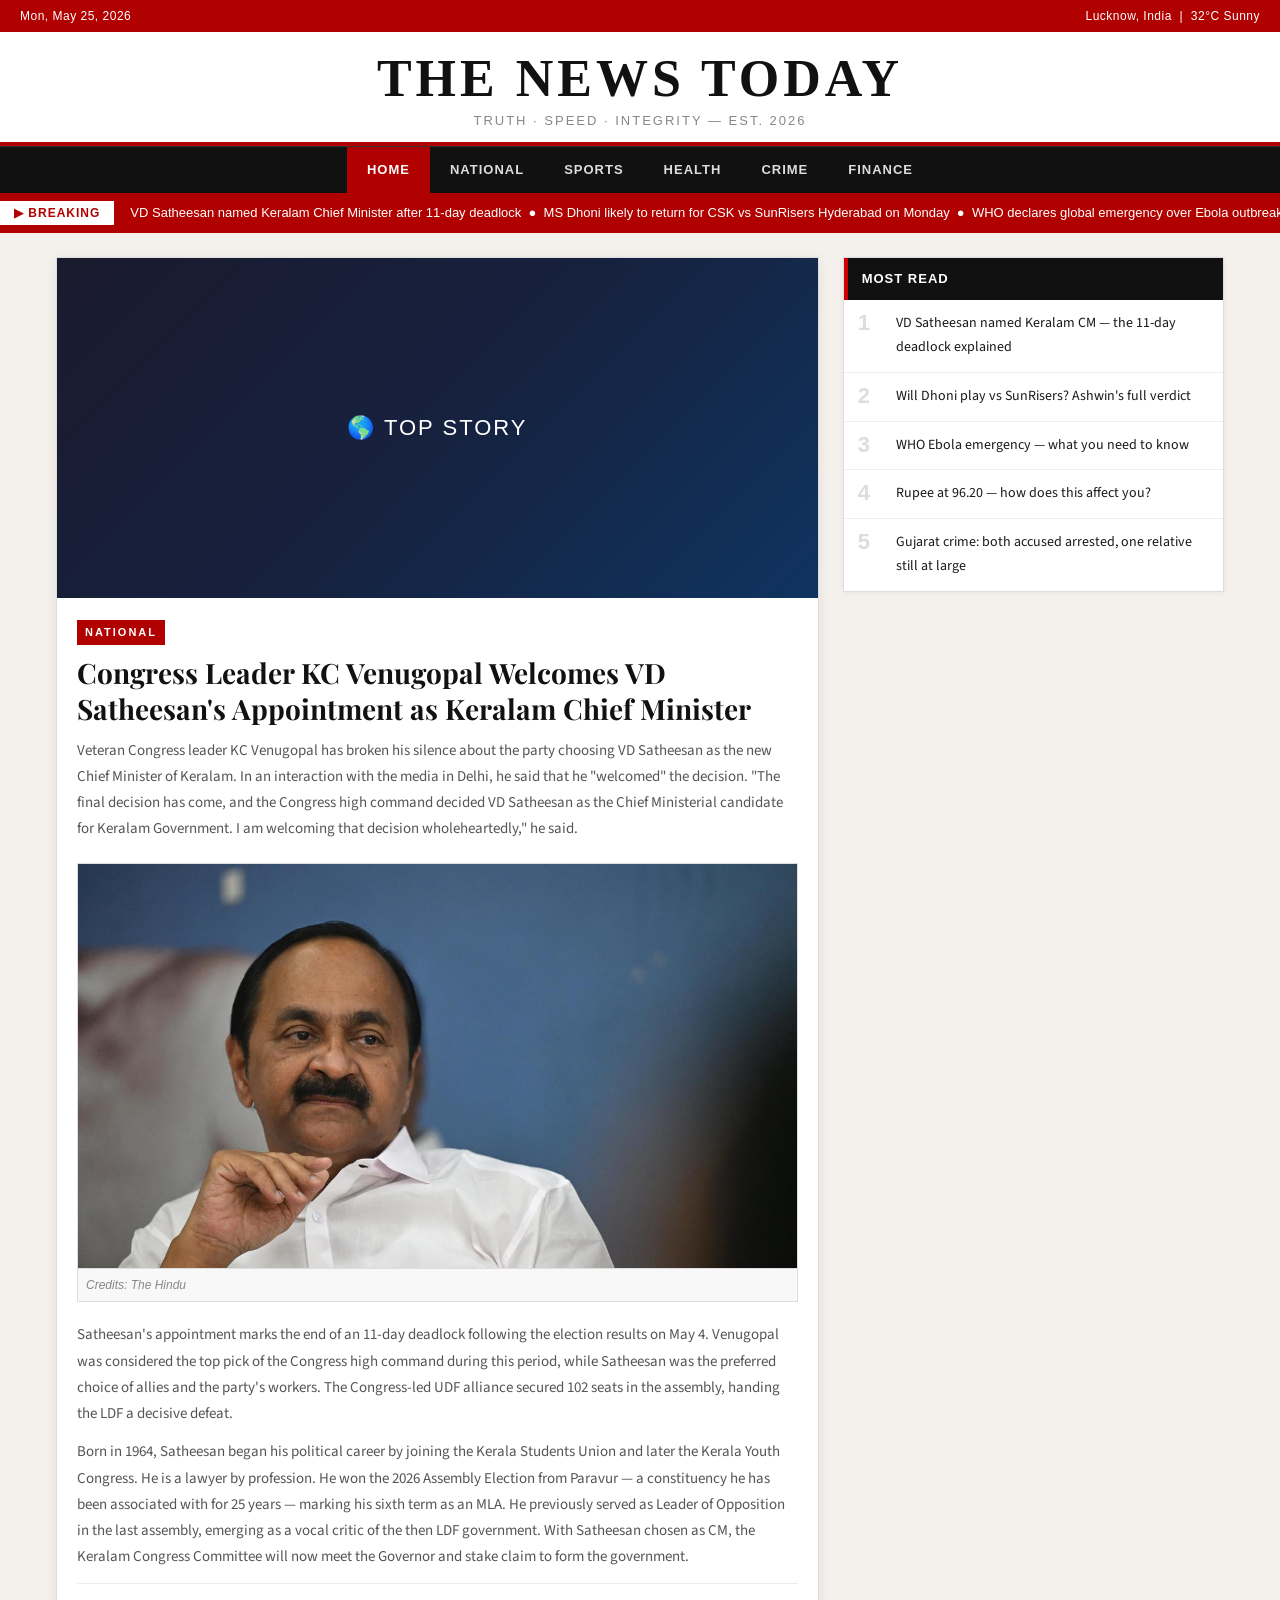
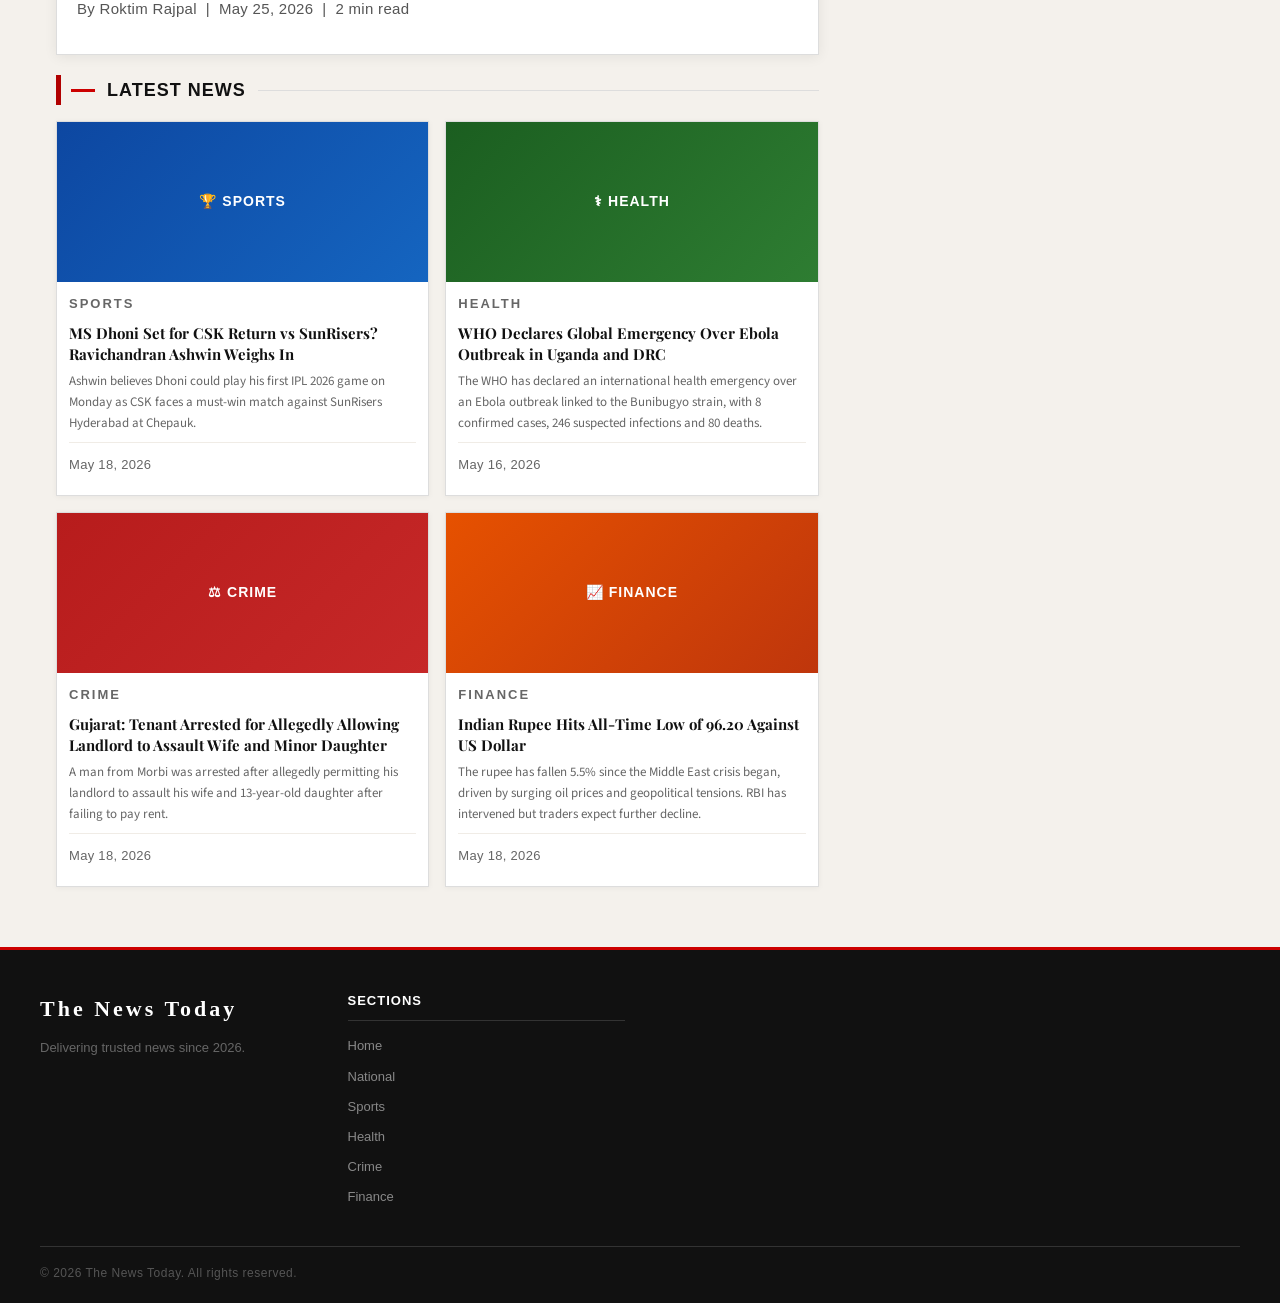
<file: index.html>
<!DOCTYPE html>
<html lang="en">
<head>
  <meta charset="UTF-8" />
  <meta name="viewport" content="width=device-width, initial-scale=1.0" />
  <title>The News Today — Home</title>
  <link rel="stylesheet" href="style.css" />
</head>
<body>

  <!-- TOP BAR -->
  <div class="top-bar">
    <span>Mon, May 25, 2026</span>
    <span>Lucknow, India &nbsp;|&nbsp; 32°C Sunny</span>
  </div>

  <!-- MASTHEAD -->
  <header>
    <h1>The News Today</h1>
    <p class="tagline">Truth · Speed · Integrity — Est. 2026</p>
  </header>

  <!-- NAVIGATION -->
  <nav>
    <a href="index.html" class="active">Home</a>
    <a href="national.html">National</a>
    <a href="sports.html">Sports</a>
    <a href="health.html">Health</a>
    <a href="crime.html">Crime</a>
    <a href="finance.html">Finance</a>
  </nav>

  <!-- BREAKING NEWS TICKER -->
  <div class="ticker-wrap">
    <span class="ticker-label">&#9654; BREAKING</span>
    <span class="ticker-content">
      VD Satheesan named Keralam Chief Minister after 11-day deadlock &nbsp;&#9679;&nbsp;
      MS Dhoni likely to return for CSK vs SunRisers Hyderabad on Monday &nbsp;&#9679;&nbsp;
      WHO declares global emergency over Ebola outbreak in Uganda and DRC &nbsp;&#9679;&nbsp;
      Indian rupee hits all-time low of 96.20 against US dollar &nbsp;&#9679;&nbsp;
      Gujarat: Man arrested after allegedly allowing landlord to assault wife and daughter
    </span>
  </div>

  <!-- MAIN CONTENT -->
  <div class="container">

    <!-- LEFT / MAIN COLUMN -->
    <main>

      <!-- HERO STORY -->
      <div class="hero">
        <div class="hero-placeholder">&#127758; TOP STORY</div>
        <div class="hero-body">
          <span class="hero-category">National</span>
          <h2><a href="national.html">Congress Leader KC Venugopal Welcomes VD Satheesan's Appointment as Keralam Chief Minister</a></h2>
          <p>Veteran Congress leader KC Venugopal has broken his silence about the party choosing VD Satheesan as the new Chief Minister of Keralam. In an interaction with the media in Delhi, he said that he "welcomed" the decision. "The final decision has come, and the Congress high command decided VD Satheesan as the Chief Ministerial candidate for Keralam Government. I am welcoming that decision wholeheartedly," he said.</p>
          <figure class="article-img">
            <img src="satheesan.jpg" alt="VD Satheesan, Chief Minister of Keralam">
            <figcaption>Credits: The Hindu</figcaption>
          </figure>
          <p>Satheesan's appointment marks the end of an 11-day deadlock following the election results on May 4. Venugopal was considered the top pick of the Congress high command during this period, while Satheesan was the preferred choice of allies and the party's workers. The Congress-led UDF alliance secured 102 seats in the assembly, handing the LDF a decisive defeat.</p>
          <p>Born in 1964, Satheesan began his political career by joining the Kerala Students Union and later the Kerala Youth Congress. He is a lawyer by profession. He won the 2026 Assembly Election from Paravur — a constituency he has been associated with for 25 years — marking his sixth term as an MLA. He previously served as Leader of Opposition in the last assembly, emerging as a vocal critic of the then LDF government. With Satheesan chosen as CM, the Keralam Congress Committee will now meet the Governor and stake claim to form the government.</p>
          <p class="meta">By Roktim Rajpal &nbsp;|&nbsp; May 25, 2026 &nbsp;|&nbsp; 2 min read</p>
        </div>
      </div>

      <!-- 4-CARD GRID -->
      <h3 class="section-heading">Latest News</h3>
      <div class="card-grid">

        <div class="card">
          <div class="card-placeholder" style="background: linear-gradient(135deg,#0d47a1,#1565c0);">&#127942; SPORTS</div>
          <div class="card-body">
            <p class="card-category">Sports</p>
            <h3><a href="sports.html">MS Dhoni Set for CSK Return vs SunRisers? Ravichandran Ashwin Weighs In</a></h3>
            <p>Ashwin believes Dhoni could play his first IPL 2026 game on Monday as CSK faces a must-win match against SunRisers Hyderabad at Chepauk.</p>
            <p class="meta">May 18, 2026</p>
          </div>
        </div>

        <div class="card">
          <div class="card-placeholder" style="background: linear-gradient(135deg,#1b5e20,#2e7d32);">&#9877; HEALTH</div>
          <div class="card-body">
            <p class="card-category">Health</p>
            <h3><a href="health.html">WHO Declares Global Emergency Over Ebola Outbreak in Uganda and DRC</a></h3>
            <p>The WHO has declared an international health emergency over an Ebola outbreak linked to the Bunibugyo strain, with 8 confirmed cases, 246 suspected infections and 80 deaths.</p>
            <p class="meta">May 16, 2026</p>
          </div>
        </div>

        <div class="card">
          <div class="card-placeholder" style="background: linear-gradient(135deg,#b71c1c,#c62828);">&#9878; CRIME</div>
          <div class="card-body">
            <p class="card-category">Crime</p>
            <h3><a href="crime.html">Gujarat: Tenant Arrested for Allegedly Allowing Landlord to Assault Wife and Minor Daughter</a></h3>
            <p>A man from Morbi was arrested after allegedly permitting his landlord to assault his wife and 13-year-old daughter after failing to pay rent.</p>
            <p class="meta">May 18, 2026</p>
          </div>
        </div>

        <div class="card">
          <div class="card-placeholder" style="background: linear-gradient(135deg,#e65100,#bf360c);">&#128200; FINANCE</div>
          <div class="card-body">
            <p class="card-category">Finance</p>
            <h3><a href="finance.html">Indian Rupee Hits All-Time Low of 96.20 Against US Dollar</a></h3>
            <p>The rupee has fallen 5.5% since the Middle East crisis began, driven by surging oil prices and geopolitical tensions. RBI has intervened but traders expect further decline.</p>
            <p class="meta">May 18, 2026</p>
          </div>
        </div>

      </div><!-- /card-grid -->


    </main>

    <!-- SIDEBAR -->
    <aside class="sidebar">

      <div class="sidebar-widget">
        <div class="widget-header">Most Read</div>
        <ul class="sidebar-list">
          <li><span class="num">1</span><a href="national.html">VD Satheesan named Keralam CM — the 11-day deadlock explained</a></li>
          <li><span class="num">2</span><a href="sports.html">Will Dhoni play vs SunRisers? Ashwin's full verdict</a></li>
          <li><span class="num">3</span><a href="health.html">WHO Ebola emergency — what you need to know</a></li>
          <li><span class="num">4</span><a href="national.html">Rupee at 96.20 — how does this affect you?</a></li>
          <li><span class="num">5</span><a href="national.html">Gujarat crime: both accused arrested, one relative still at large</a></li>
        </ul>
      </div>


    </aside>

  </div><!-- /container -->

  <!-- FOOTER -->
  <footer>
    <div class="footer-grid">
      <div class="footer-brand">
        <h3>The News Today</h3>
        <p>Delivering trusted news since 2026.</p>
      </div>
      <div>
        <h4>Sections</h4>
        <ul>
          <li><a href="index.html">Home</a></li>
          <li><a href="national.html">National</a></li>
          <li><a href="sports.html">Sports</a></li>
          <li><a href="health.html">Health</a></li>
          <li><a href="crime.html">Crime</a></li>
          <li><a href="finance.html">Finance</a></li>
        </ul>
      </div>
    </div>
    <div class="footer-bottom">
      <span>© 2026 The News Today. All rights reserved.</span>
    </div>
  </footer>

</body>
</html>
</file>
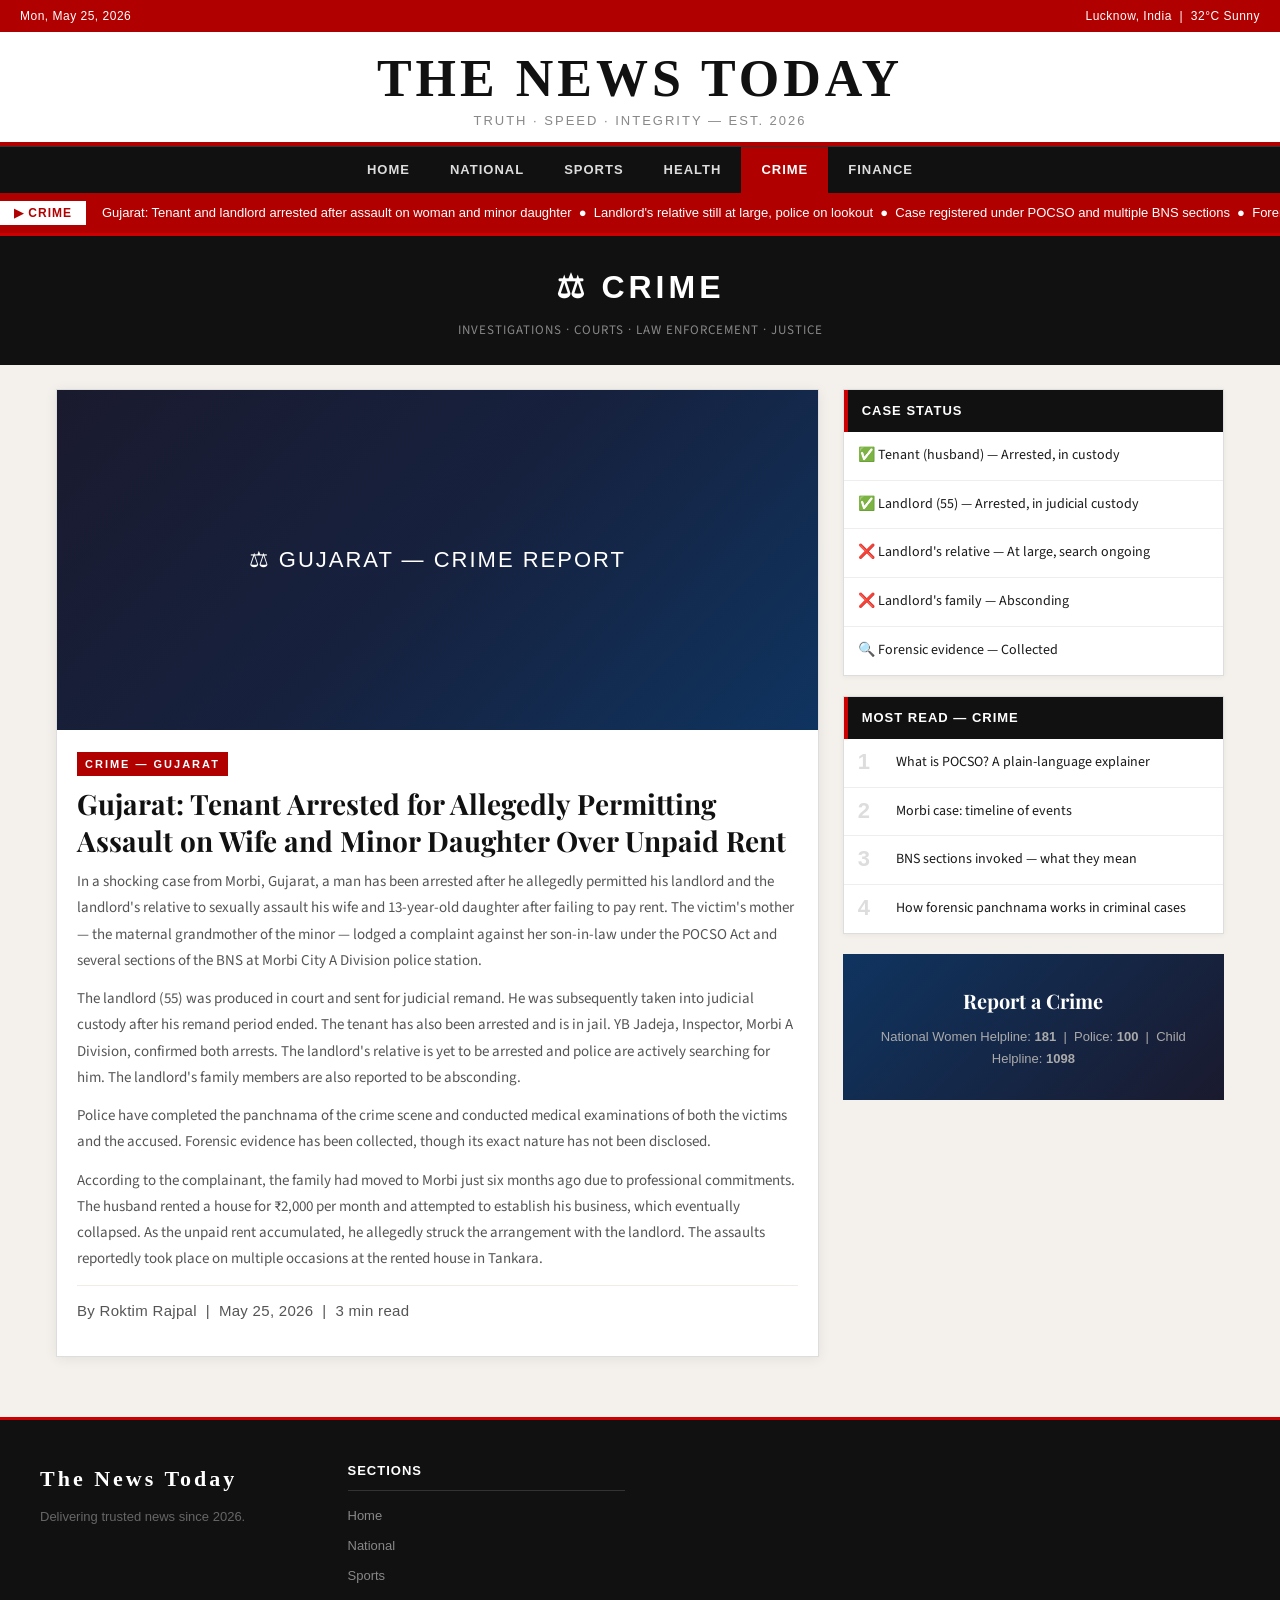
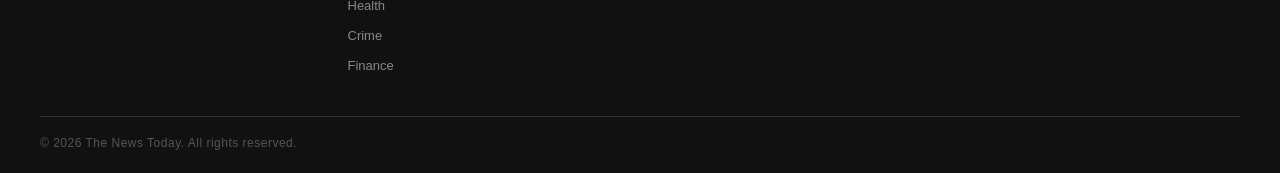
<file: crime.html>
<!DOCTYPE html>
<html lang="en">
<head>
  <meta charset="UTF-8" />
  <meta name="viewport" content="width=device-width, initial-scale=1.0" />
  <title>The News Today — Crime</title>
  <link rel="stylesheet" href="style.css" />
</head>
<body>

  <div class="top-bar">
    <span>Mon, May 25, 2026</span>
    <span>Lucknow, India &nbsp;|&nbsp; 32°C Sunny</span>
  </div>

  <header>
    <h1>The News Today</h1>
    <p class="tagline">Truth · Speed · Integrity — Est. 2026</p>
  </header>

  <nav>
    <a href="index.html">Home</a>
    <a href="national.html">National</a>
    <a href="sports.html">Sports</a>
    <a href="health.html">Health</a>
    <a href="crime.html" class="active">Crime</a>
    <a href="finance.html">Finance</a>
  </nav>

  <div class="ticker-wrap">
    <span class="ticker-label">&#9654; CRIME</span>
    <span class="ticker-content">
      Gujarat: Tenant and landlord arrested after assault on woman and minor daughter &nbsp;&#9679;&nbsp;
      Landlord's relative still at large, police on lookout &nbsp;&#9679;&nbsp;
      Case registered under POCSO and multiple BNS sections &nbsp;&#9679;&nbsp;
      Forensic evidence collected; medical examinations of victims and accused completed &nbsp;&#9679;&nbsp;
      Landlord's family members also reported to be absconding
    </span>
  </div>

  <div class="page-banner">
    <h2>&#9878; Crime</h2>
    <p>Investigations · Courts · Law Enforcement · Justice</p>
  </div>

  <div class="container">
    <main>

      <div class="hero">
        <div class="hero-placeholder">&#9878; GUJARAT — CRIME REPORT</div>
        <div class="hero-body">
          <span class="hero-category">Crime — Gujarat</span>
          <h2><a href="#">Gujarat: Tenant Arrested for Allegedly Permitting Assault on Wife and Minor Daughter Over Unpaid Rent</a></h2>
          <p>In a shocking case from Morbi, Gujarat, a man has been arrested after he allegedly permitted his landlord and the landlord's relative to sexually assault his wife and 13-year-old daughter after failing to pay rent. The victim's mother — the maternal grandmother of the minor — lodged a complaint against her son-in-law under the POCSO Act and several sections of the BNS at Morbi City A Division police station.</p>
          <p>The landlord (55) was produced in court and sent for judicial remand. He was subsequently taken into judicial custody after his remand period ended. The tenant has also been arrested and is in jail. YB Jadeja, Inspector, Morbi A Division, confirmed both arrests. The landlord's relative is yet to be arrested and police are actively searching for him. The landlord's family members are also reported to be absconding.</p>
          <p>Police have completed the panchnama of the crime scene and conducted medical examinations of both the victims and the accused. Forensic evidence has been collected, though its exact nature has not been disclosed.</p>
          <p>According to the complainant, the family had moved to Morbi just six months ago due to professional commitments. The husband rented a house for ₹2,000 per month and attempted to establish his business, which eventually collapsed. As the unpaid rent accumulated, he allegedly struck the arrangement with the landlord. The assaults reportedly took place on multiple occasions at the rented house in Tankara.</p>
          <p class="meta">By Roktim Rajpal &nbsp;|&nbsp; May 25, 2026 &nbsp;|&nbsp; 3 min read</p>
        </div>
      </div>

    </main>

    <aside class="sidebar">

      <div class="sidebar-widget">
        <div class="widget-header">Case Status</div>
        <ul class="sidebar-list">
          <li>&#9989; Tenant (husband) — Arrested, in custody</li>
          <li>&#9989; Landlord (55) — Arrested, in judicial custody</li>
          <li>&#10060; Landlord's relative — At large, search ongoing</li>
          <li>&#10060; Landlord's family — Absconding</li>
          <li>&#128269; Forensic evidence — Collected</li>
        </ul>
      </div>

      <div class="sidebar-widget">
        <div class="widget-header">Most Read — Crime</div>
        <ul class="sidebar-list">
          <li><span class="num">1</span><a href="#">What is POCSO? A plain-language explainer</a></li>
          <li><span class="num">2</span><a href="#">Morbi case: timeline of events</a></li>
          <li><span class="num">3</span><a href="#">BNS sections invoked — what they mean</a></li>
          <li><span class="num">4</span><a href="#">How forensic panchnama works in criminal cases</a></li>
        </ul>
      </div>

      <div class="sidebar-ad">
        <h4>Report a Crime</h4>
        <p>National Women Helpline: <strong>181</strong> &nbsp;|&nbsp; Police: <strong>100</strong> &nbsp;|&nbsp; Child Helpline: <strong>1098</strong></p>
      </div>

    </aside>
  </div>

  <footer>
    <div class="footer-grid">
      <div class="footer-brand">
        <h3>The News Today</h3>
        <p>Delivering trusted news since 2026.</p>
      </div>
      <div>
        <h4>Sections</h4>
        <ul>
          <li><a href="index.html">Home</a></li>
          <li><a href="national.html">National</a></li>
          <li><a href="sports.html">Sports</a></li>
          <li><a href="health.html">Health</a></li>
          <li><a href="crime.html">Crime</a></li>
          <li><a href="finance.html">Finance</a></li>
        </ul>
      </div>
    </div>
    <div class="footer-bottom">
      <span>© 2026 The News Today. All rights reserved.</span>
    </div>
  </footer>

</body>
</html>
</file>
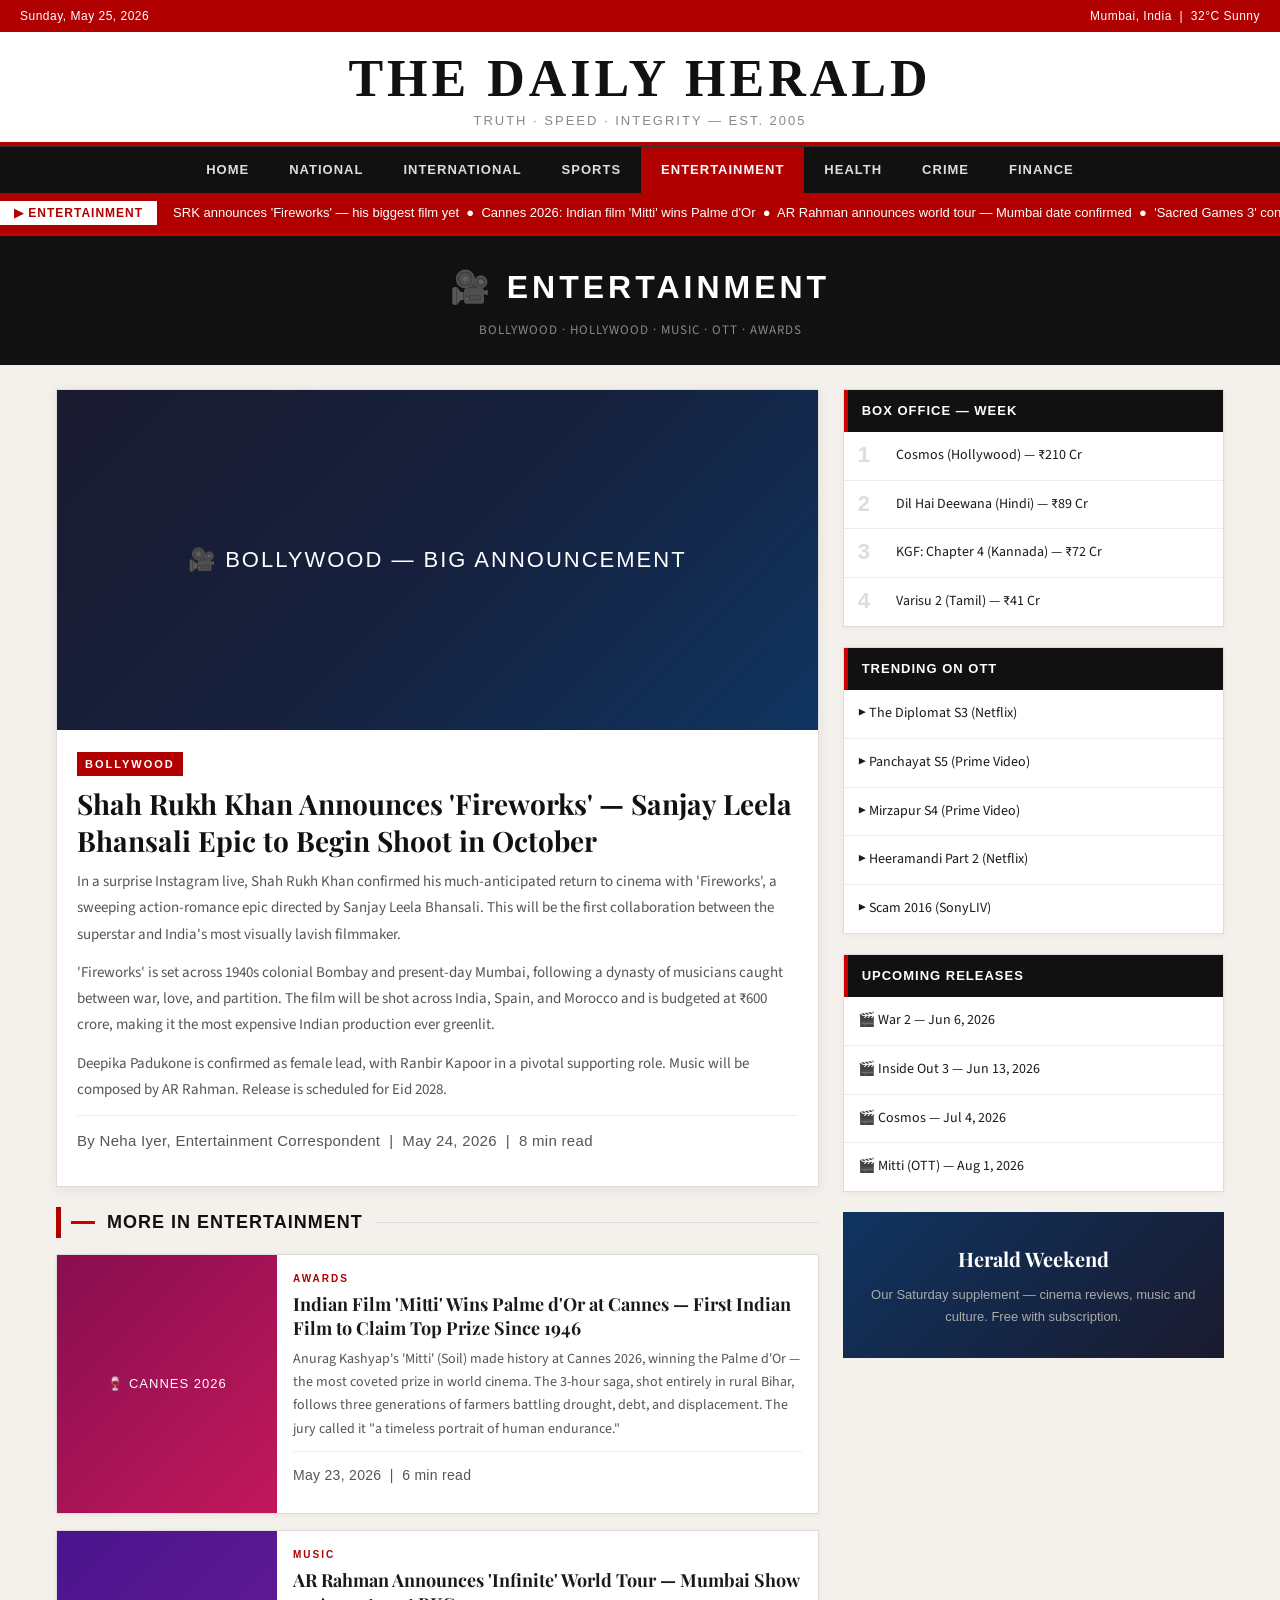
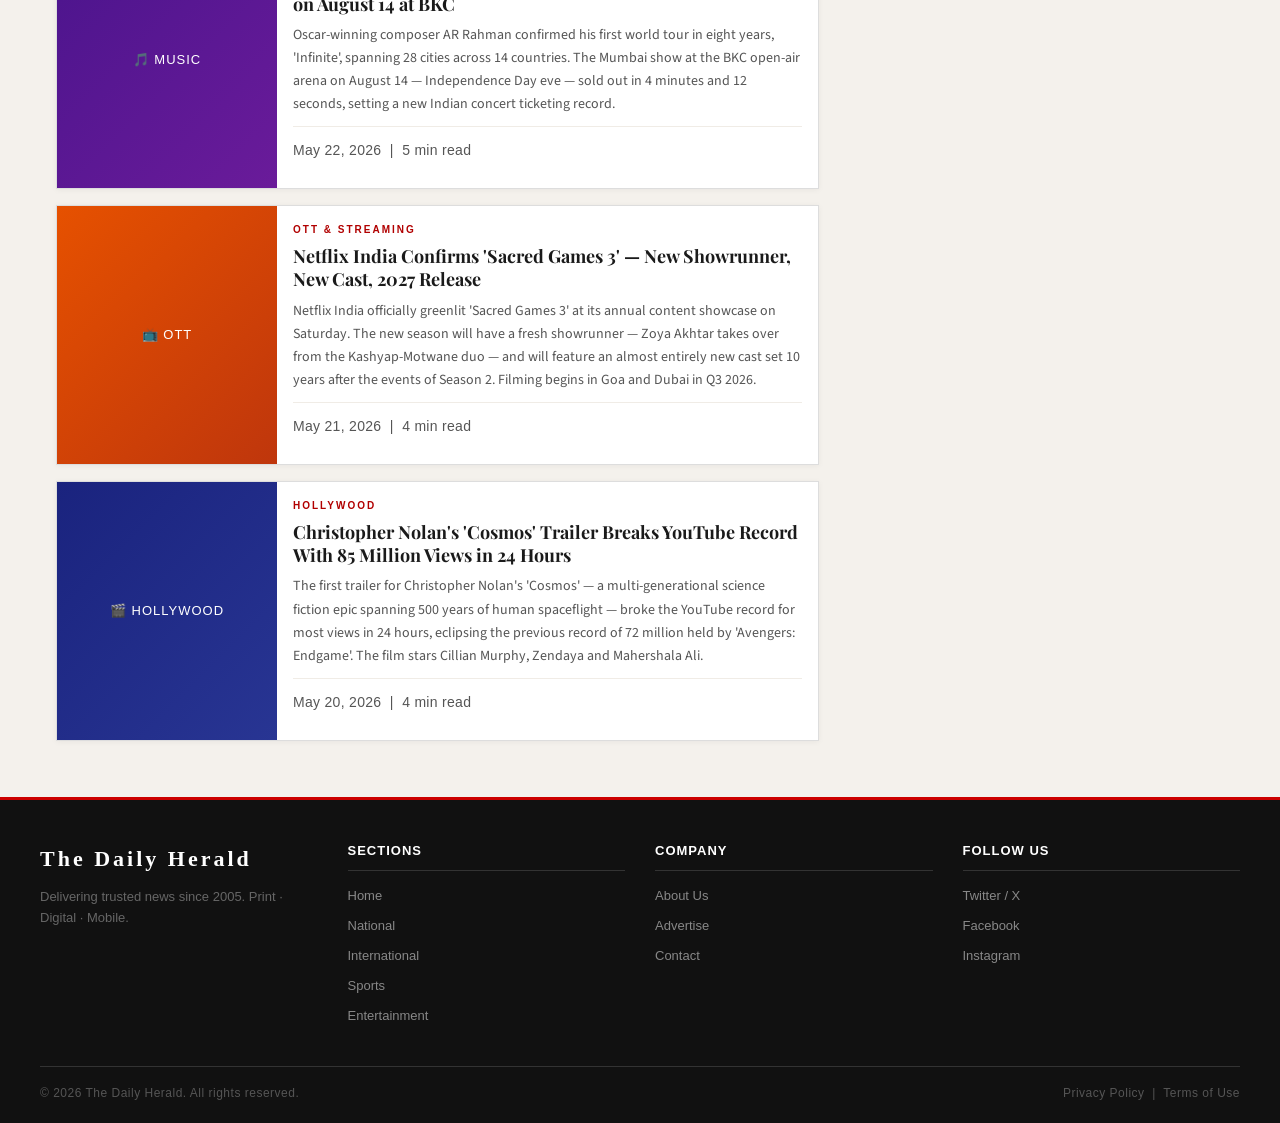
<file: entertainment.html>
<!DOCTYPE html>
<html lang="en">
<head>
  <meta charset="UTF-8" />
  <meta name="viewport" content="width=device-width, initial-scale=1.0" />
  <title>The Daily Herald — Entertainment</title>
  <link rel="stylesheet" href="style.css" />
</head>
<body>

  <div class="top-bar">
    <span>Sunday, May 25, 2026</span>
    <span>Mumbai, India &nbsp;|&nbsp; 32°C Sunny</span>
  </div>

  <header>
    <h1>The Daily Herald</h1>
    <p class="tagline">Truth · Speed · Integrity — Est. 2005</p>
  </header>

  <nav>
    <a href="index.html">Home</a>
    <a href="national.html">National</a>
    <a href="international.html">International</a>
    <a href="sports.html">Sports</a>
    <a href="entertainment.html" class="active">Entertainment</a>
    <a href="health.html">Health</a>
    <a href="crime.html">Crime</a>
    <a href="finance.html">Finance</a>
  </nav>

  <div class="ticker-wrap">
    <span class="ticker-label">&#9654; ENTERTAINMENT</span>
    <span class="ticker-content">
      SRK announces 'Fireworks' — his biggest film yet &nbsp;&#9679;&nbsp;
      Cannes 2026: Indian film 'Mitti' wins Palme d'Or &nbsp;&#9679;&nbsp;
      AR Rahman announces world tour — Mumbai date confirmed &nbsp;&#9679;&nbsp;
      'Sacred Games 3' confirmed by Netflix India &nbsp;&#9679;&nbsp;
      Oscars 2027: India to submit 'Mitti' as official entry
    </span>
  </div>

  <div class="page-banner">
    <h2>&#127909; Entertainment</h2>
    <p>Bollywood · Hollywood · Music · OTT · Awards</p>
  </div>

  <div class="container">
    <main>

      <div class="hero">
        <div class="hero-placeholder">&#127909; BOLLYWOOD — BIG ANNOUNCEMENT</div>
        <div class="hero-body">
          <span class="hero-category">Bollywood</span>
          <h2><a href="#">Shah Rukh Khan Announces 'Fireworks' — Sanjay Leela Bhansali Epic to Begin Shoot in October</a></h2>
          <p>In a surprise Instagram live, Shah Rukh Khan confirmed his much-anticipated return to cinema with 'Fireworks', a sweeping action-romance epic directed by Sanjay Leela Bhansali. This will be the first collaboration between the superstar and India's most visually lavish filmmaker.</p>
          <p>'Fireworks' is set across 1940s colonial Bombay and present-day Mumbai, following a dynasty of musicians caught between war, love, and partition. The film will be shot across India, Spain, and Morocco and is budgeted at ₹600 crore, making it the most expensive Indian production ever greenlit.</p>
          <p>Deepika Padukone is confirmed as female lead, with Ranbir Kapoor in a pivotal supporting role. Music will be composed by AR Rahman. Release is scheduled for Eid 2028.</p>
          <p class="meta">By Neha Iyer, Entertainment Correspondent &nbsp;|&nbsp; May 24, 2026 &nbsp;|&nbsp; 8 min read</p>
        </div>
      </div>

      <h3 class="section-heading">More in Entertainment</h3>

      <div class="article-list">
        <div class="article-list-img" style="background: linear-gradient(135deg,#880e4f,#c2185b);">&#127863; CANNES 2026</div>
        <div class="article-list-body">
          <p class="tag">Awards</p>
          <h3><a href="#">Indian Film 'Mitti' Wins Palme d'Or at Cannes — First Indian Film to Claim Top Prize Since 1946</a></h3>
          <p>Anurag Kashyap's 'Mitti' (Soil) made history at Cannes 2026, winning the Palme d'Or — the most coveted prize in world cinema. The 3-hour saga, shot entirely in rural Bihar, follows three generations of farmers battling drought, debt, and displacement. The jury called it "a timeless portrait of human endurance."</p>
          <p class="meta">May 23, 2026 &nbsp;|&nbsp; 6 min read</p>
        </div>
      </div>

      <div class="article-list">
        <div class="article-list-img" style="background: linear-gradient(135deg,#4a148c,#6a1b9a);">&#127925; MUSIC</div>
        <div class="article-list-body">
          <p class="tag">Music</p>
          <h3><a href="#">AR Rahman Announces 'Infinite' World Tour — Mumbai Show on August 14 at BKC</a></h3>
          <p>Oscar-winning composer AR Rahman confirmed his first world tour in eight years, 'Infinite', spanning 28 cities across 14 countries. The Mumbai show at the BKC open-air arena on August 14 — Independence Day eve — sold out in 4 minutes and 12 seconds, setting a new Indian concert ticketing record.</p>
          <p class="meta">May 22, 2026 &nbsp;|&nbsp; 5 min read</p>
        </div>
      </div>

      <div class="article-list">
        <div class="article-list-img" style="background: linear-gradient(135deg,#e65100,#bf360c);">&#128250; OTT</div>
        <div class="article-list-body">
          <p class="tag">OTT &amp; Streaming</p>
          <h3><a href="#">Netflix India Confirms 'Sacred Games 3' — New Showrunner, New Cast, 2027 Release</a></h3>
          <p>Netflix India officially greenlit 'Sacred Games 3' at its annual content showcase on Saturday. The new season will have a fresh showrunner — Zoya Akhtar takes over from the Kashyap-Motwane duo — and will feature an almost entirely new cast set 10 years after the events of Season 2. Filming begins in Goa and Dubai in Q3 2026.</p>
          <p class="meta">May 21, 2026 &nbsp;|&nbsp; 4 min read</p>
        </div>
      </div>

      <div class="article-list">
        <div class="article-list-img" style="background: linear-gradient(135deg,#1a237e,#283593);">&#127916; HOLLYWOOD</div>
        <div class="article-list-body">
          <p class="tag">Hollywood</p>
          <h3><a href="#">Christopher Nolan's 'Cosmos' Trailer Breaks YouTube Record With 85 Million Views in 24 Hours</a></h3>
          <p>The first trailer for Christopher Nolan's 'Cosmos' — a multi-generational science fiction epic spanning 500 years of human spaceflight — broke the YouTube record for most views in 24 hours, eclipsing the previous record of 72 million held by 'Avengers: Endgame'. The film stars Cillian Murphy, Zendaya and Mahershala Ali.</p>
          <p class="meta">May 20, 2026 &nbsp;|&nbsp; 4 min read</p>
        </div>
      </div>

    </main>

    <aside class="sidebar">

      <div class="sidebar-widget">
        <div class="widget-header">Box Office — Week</div>
        <ul class="sidebar-list">
          <li><span class="num">1</span>Cosmos (Hollywood) — ₹210 Cr</li>
          <li><span class="num">2</span>Dil Hai Deewana (Hindi) — ₹89 Cr</li>
          <li><span class="num">3</span>KGF: Chapter 4 (Kannada) — ₹72 Cr</li>
          <li><span class="num">4</span>Varisu 2 (Tamil) — ₹41 Cr</li>
        </ul>
      </div>

      <div class="sidebar-widget">
        <div class="widget-header">Trending on OTT</div>
        <ul class="sidebar-list">
          <li>&#9654; The Diplomat S3 (Netflix)</li>
          <li>&#9654; Panchayat S5 (Prime Video)</li>
          <li>&#9654; Mirzapur S4 (Prime Video)</li>
          <li>&#9654; Heeramandi Part 2 (Netflix)</li>
          <li>&#9654; Scam 2016 (SonyLIV)</li>
        </ul>
      </div>

      <div class="sidebar-widget">
        <div class="widget-header">Upcoming Releases</div>
        <ul class="sidebar-list">
          <li>&#127916; War 2 — Jun 6, 2026</li>
          <li>&#127916; Inside Out 3 — Jun 13, 2026</li>
          <li>&#127916; Cosmos — Jul 4, 2026</li>
          <li>&#127916; Mitti (OTT) — Aug 1, 2026</li>
        </ul>
      </div>

      <div class="sidebar-ad">
        <h4>Herald Weekend</h4>
        <p>Our Saturday supplement — cinema reviews, music and culture. Free with subscription.</p>
      </div>

    </aside>
  </div>

  <footer>
    <div class="footer-grid">
      <div class="footer-brand">
        <h3>The Daily Herald</h3>
        <p>Delivering trusted news since 2005. Print · Digital · Mobile.</p>
      </div>
      <div>
        <h4>Sections</h4>
        <ul>
          <li><a href="index.html">Home</a></li>
          <li><a href="national.html">National</a></li>
          <li><a href="international.html">International</a></li>
          <li><a href="sports.html">Sports</a></li>
          <li><a href="entertainment.html">Entertainment</a></li>
        </ul>
      </div>
      <div>
        <h4>Company</h4>
        <ul>
          <li><a href="#">About Us</a></li>
          <li><a href="#">Advertise</a></li>
          <li><a href="#">Contact</a></li>
        </ul>
      </div>
      <div>
        <h4>Follow Us</h4>
        <ul>
          <li><a href="#">Twitter / X</a></li>
          <li><a href="#">Facebook</a></li>
          <li><a href="#">Instagram</a></li>
        </ul>
      </div>
    </div>
    <div class="footer-bottom">
      <span>© 2026 The Daily Herald. All rights reserved.</span>
      <span>Privacy Policy &nbsp;|&nbsp; Terms of Use</span>
    </div>
  </footer>

</body>
</html>
</file>
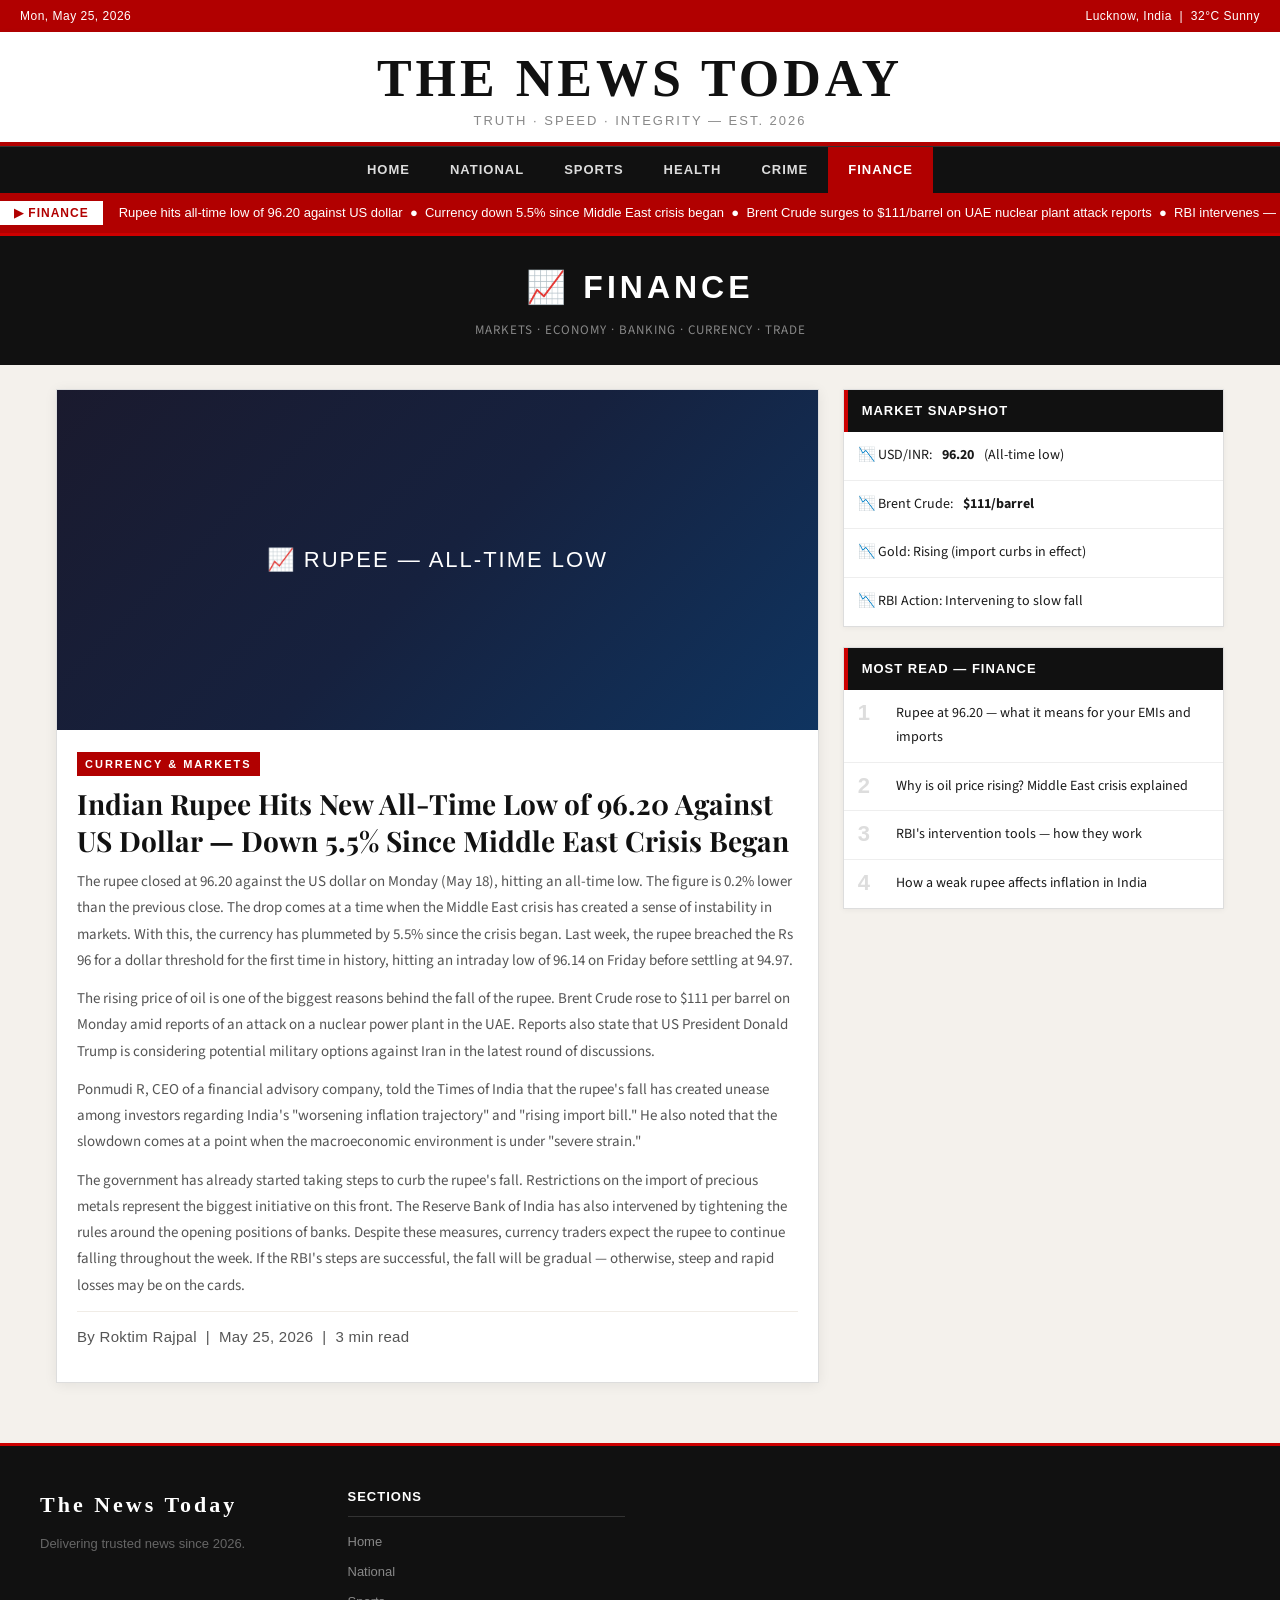
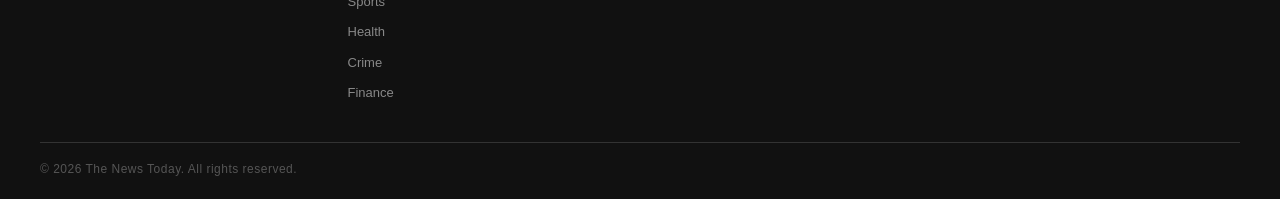
<file: finance.html>
<!DOCTYPE html>
<html lang="en">
<head>
  <meta charset="UTF-8" />
  <meta name="viewport" content="width=device-width, initial-scale=1.0" />
  <title>The News Today — Finance</title>
  <link rel="stylesheet" href="style.css" />
</head>
<body>

  <div class="top-bar">
    <span>Mon, May 25, 2026</span>
    <span>Lucknow, India &nbsp;|&nbsp; 32°C Sunny</span>
  </div>

  <header>
    <h1>The News Today</h1>
    <p class="tagline">Truth · Speed · Integrity — Est. 2026</p>
  </header>

  <nav>
    <a href="index.html">Home</a>
    <a href="national.html">National</a>
    <a href="sports.html">Sports</a>
    <a href="health.html">Health</a>
    <a href="crime.html">Crime</a>
    <a href="finance.html" class="active">Finance</a>
  </nav>

  <div class="ticker-wrap">
    <span class="ticker-label">&#9654; FINANCE</span>
    <span class="ticker-content">
      Rupee hits all-time low of 96.20 against US dollar &nbsp;&#9679;&nbsp;
      Currency down 5.5% since Middle East crisis began &nbsp;&#9679;&nbsp;
      Brent Crude surges to $111/barrel on UAE nuclear plant attack reports &nbsp;&#9679;&nbsp;
      RBI intervenes — restricts precious metal imports, tightens bank rules &nbsp;&#9679;&nbsp;
      Traders expect rupee to remain under pressure through the week
    </span>
  </div>

  <div class="page-banner">
    <h2>&#128200; Finance</h2>
    <p>Markets · Economy · Banking · Currency · Trade</p>
  </div>

  <div class="container">
    <main>

      <div class="hero">
        <div class="hero-placeholder">&#128200; RUPEE — ALL-TIME LOW</div>
        <div class="hero-body">
          <span class="hero-category">Currency &amp; Markets</span>
          <h2><a href="#">Indian Rupee Hits New All-Time Low of 96.20 Against US Dollar — Down 5.5% Since Middle East Crisis Began</a></h2>
          <p>The rupee closed at 96.20 against the US dollar on Monday (May 18), hitting an all-time low. The figure is 0.2% lower than the previous close. The drop comes at a time when the Middle East crisis has created a sense of instability in markets. With this, the currency has plummeted by 5.5% since the crisis began. Last week, the rupee breached the Rs 96 for a dollar threshold for the first time in history, hitting an intraday low of 96.14 on Friday before settling at 94.97.</p>
          <p>The rising price of oil is one of the biggest reasons behind the fall of the rupee. Brent Crude rose to $111 per barrel on Monday amid reports of an attack on a nuclear power plant in the UAE. Reports also state that US President Donald Trump is considering potential military options against Iran in the latest round of discussions.</p>
          <p>Ponmudi R, CEO of a financial advisory company, told the Times of India that the rupee's fall has created unease among investors regarding India's "worsening inflation trajectory" and "rising import bill." He also noted that the slowdown comes at a point when the macroeconomic environment is under "severe strain."</p>
          <p>The government has already started taking steps to curb the rupee's fall. Restrictions on the import of precious metals represent the biggest initiative on this front. The Reserve Bank of India has also intervened by tightening the rules around the opening positions of banks. Despite these measures, currency traders expect the rupee to continue falling throughout the week. If the RBI's steps are successful, the fall will be gradual — otherwise, steep and rapid losses may be on the cards.</p>
          <p class="meta">By Roktim Rajpal &nbsp;|&nbsp; May 25, 2026 &nbsp;|&nbsp; 3 min read</p>
        </div>
      </div>

    </main>

    <aside class="sidebar">

      <div class="sidebar-widget">
        <div class="widget-header">Market Snapshot</div>
        <ul class="sidebar-list">
          <li>&#128201; USD/INR: <strong>96.20</strong> (All-time low)</li>
          <li>&#128201; Brent Crude: <strong>$111/barrel</strong></li>
          <li>&#128201; Gold: Rising (import curbs in effect)</li>
          <li>&#128201; RBI Action: Intervening to slow fall</li>
        </ul>
      </div>

      <div class="sidebar-widget">
        <div class="widget-header">Most Read — Finance</div>
        <ul class="sidebar-list">
          <li><span class="num">1</span><a href="#">Rupee at 96.20 — what it means for your EMIs and imports</a></li>
          <li><span class="num">2</span><a href="#">Why is oil price rising? Middle East crisis explained</a></li>
          <li><span class="num">3</span><a href="#">RBI's intervention tools — how they work</a></li>
          <li><span class="num">4</span><a href="#">How a weak rupee affects inflation in India</a></li>
        </ul>
      </div>


    </aside>
  </div>

  <footer>
    <div class="footer-grid">
      <div class="footer-brand">
        <h3>The News Today</h3>
        <p>Delivering trusted news since 2026.</p>
      </div>
      <div>
        <h4>Sections</h4>
        <ul>
          <li><a href="index.html">Home</a></li>
          <li><a href="national.html">National</a></li>
          <li><a href="sports.html">Sports</a></li>
          <li><a href="health.html">Health</a></li>
          <li><a href="crime.html">Crime</a></li>
          <li><a href="finance.html">Finance</a></li>
        </ul>
      </div>
    </div>
    <div class="footer-bottom">
      <span>© 2026 The News Today. All rights reserved.</span>
    </div>
  </footer>

</body>
</html>
</file>
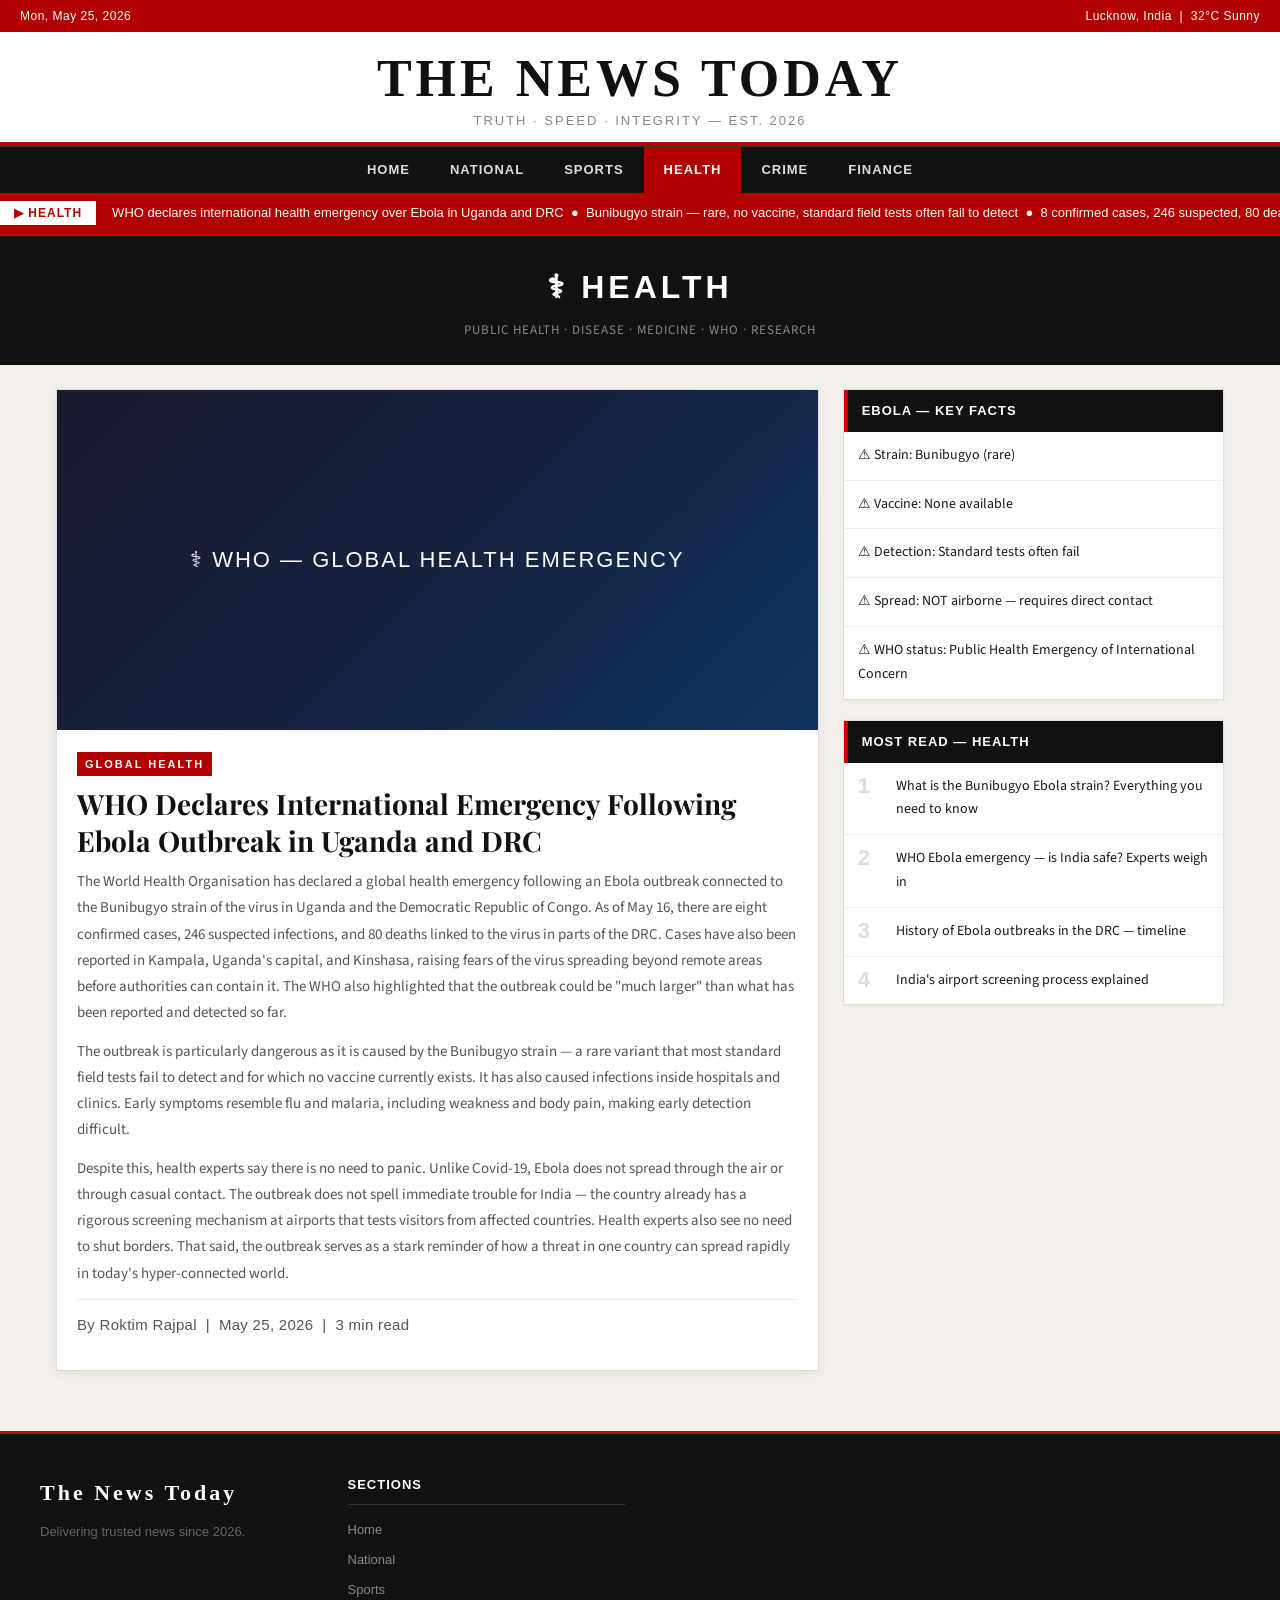
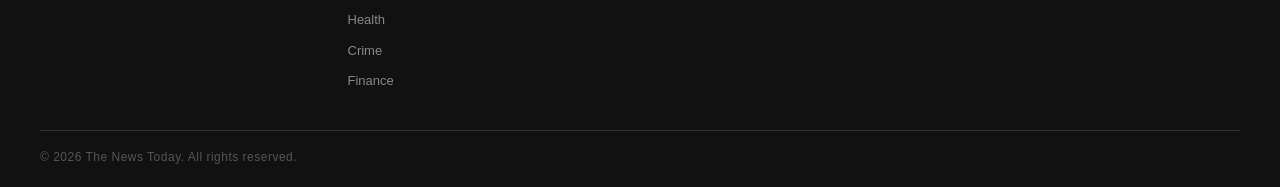
<file: health.html>
<!DOCTYPE html>
<html lang="en">
<head>
  <meta charset="UTF-8" />
  <meta name="viewport" content="width=device-width, initial-scale=1.0" />
  <title>The News Today — Health</title>
  <link rel="stylesheet" href="style.css" />
</head>
<body>

  <div class="top-bar">
    <span>Mon, May 25, 2026</span>
    <span>Lucknow, India &nbsp;|&nbsp; 32°C Sunny</span>
  </div>

  <header>
    <h1>The News Today</h1>
    <p class="tagline">Truth · Speed · Integrity — Est. 2026</p>
  </header>

  <nav>
    <a href="index.html">Home</a>
    <a href="national.html">National</a>
    <a href="sports.html">Sports</a>
    <a href="health.html" class="active">Health</a>
    <a href="crime.html">Crime</a>
    <a href="finance.html">Finance</a>
  </nav>

  <div class="ticker-wrap">
    <span class="ticker-label">&#9654; HEALTH</span>
    <span class="ticker-content">
      WHO declares international health emergency over Ebola in Uganda and DRC &nbsp;&#9679;&nbsp;
      Bunibugyo strain — rare, no vaccine, standard field tests often fail to detect &nbsp;&#9679;&nbsp;
      8 confirmed cases, 246 suspected, 80 deaths as of May 16 &nbsp;&#9679;&nbsp;
      Cases reported in Kampala and Kinshasa, raising fears of wider spread &nbsp;&#9679;&nbsp;
      India activates airport screening for travellers from affected countries
    </span>
  </div>

  <div class="page-banner">
    <h2>&#9877; Health</h2>
    <p>Public Health · Disease · Medicine · WHO · Research</p>
  </div>

  <div class="container">
    <main>

      <div class="hero">
        <div class="hero-placeholder">&#9877; WHO — GLOBAL HEALTH EMERGENCY</div>
        <div class="hero-body">
          <span class="hero-category">Global Health</span>
          <h2><a href="#">WHO Declares International Emergency Following Ebola Outbreak in Uganda and DRC</a></h2>
          <p>The World Health Organisation has declared a global health emergency following an Ebola outbreak connected to the Bunibugyo strain of the virus in Uganda and the Democratic Republic of Congo. As of May 16, there are eight confirmed cases, 246 suspected infections, and 80 deaths linked to the virus in parts of the DRC. Cases have also been reported in Kampala, Uganda's capital, and Kinshasa, raising fears of the virus spreading beyond remote areas before authorities can contain it. The WHO also highlighted that the outbreak could be "much larger" than what has been reported and detected so far.</p>
          <p>The outbreak is particularly dangerous as it is caused by the Bunibugyo strain — a rare variant that most standard field tests fail to detect and for which no vaccine currently exists. It has also caused infections inside hospitals and clinics. Early symptoms resemble flu and malaria, including weakness and body pain, making early detection difficult.</p>
          <p>Despite this, health experts say there is no need to panic. Unlike Covid-19, Ebola does not spread through the air or through casual contact. The outbreak does not spell immediate trouble for India — the country already has a rigorous screening mechanism at airports that tests visitors from affected countries. Health experts also see no need to shut borders. That said, the outbreak serves as a stark reminder of how a threat in one country can spread rapidly in today's hyper-connected world.</p>
          <p class="meta">By Roktim Rajpal &nbsp;|&nbsp; May 25, 2026 &nbsp;|&nbsp; 3 min read</p>
        </div>
      </div>

    </main>

    <aside class="sidebar">

      <div class="sidebar-widget">
        <div class="widget-header">Ebola — Key Facts</div>
        <ul class="sidebar-list">
          <li>&#9888; Strain: Bunibugyo (rare)</li>
          <li>&#9888; Vaccine: None available</li>
          <li>&#9888; Detection: Standard tests often fail</li>
          <li>&#9888; Spread: NOT airborne — requires direct contact</li>
          <li>&#9888; WHO status: Public Health Emergency of International Concern</li>
        </ul>
      </div>

      <div class="sidebar-widget">
        <div class="widget-header">Most Read — Health</div>
        <ul class="sidebar-list">
          <li><span class="num">1</span><a href="#">What is the Bunibugyo Ebola strain? Everything you need to know</a></li>
          <li><span class="num">2</span><a href="#">WHO Ebola emergency — is India safe? Experts weigh in</a></li>
          <li><span class="num">3</span><a href="#">History of Ebola outbreaks in the DRC — timeline</a></li>
          <li><span class="num">4</span><a href="#">India's airport screening process explained</a></li>
        </ul>
      </div>


    </aside>
  </div>

  <footer>
    <div class="footer-grid">
      <div class="footer-brand">
        <h3>The News Today</h3>
        <p>Delivering trusted news since 2026.</p>
      </div>
      <div>
        <h4>Sections</h4>
        <ul>
          <li><a href="index.html">Home</a></li>
          <li><a href="national.html">National</a></li>
          <li><a href="sports.html">Sports</a></li>
          <li><a href="health.html">Health</a></li>
          <li><a href="crime.html">Crime</a></li>
          <li><a href="finance.html">Finance</a></li>
        </ul>
      </div>
    </div>
    <div class="footer-bottom">
      <span>© 2026 The News Today. All rights reserved.</span>
    </div>
  </footer>

</body>
</html>
</file>
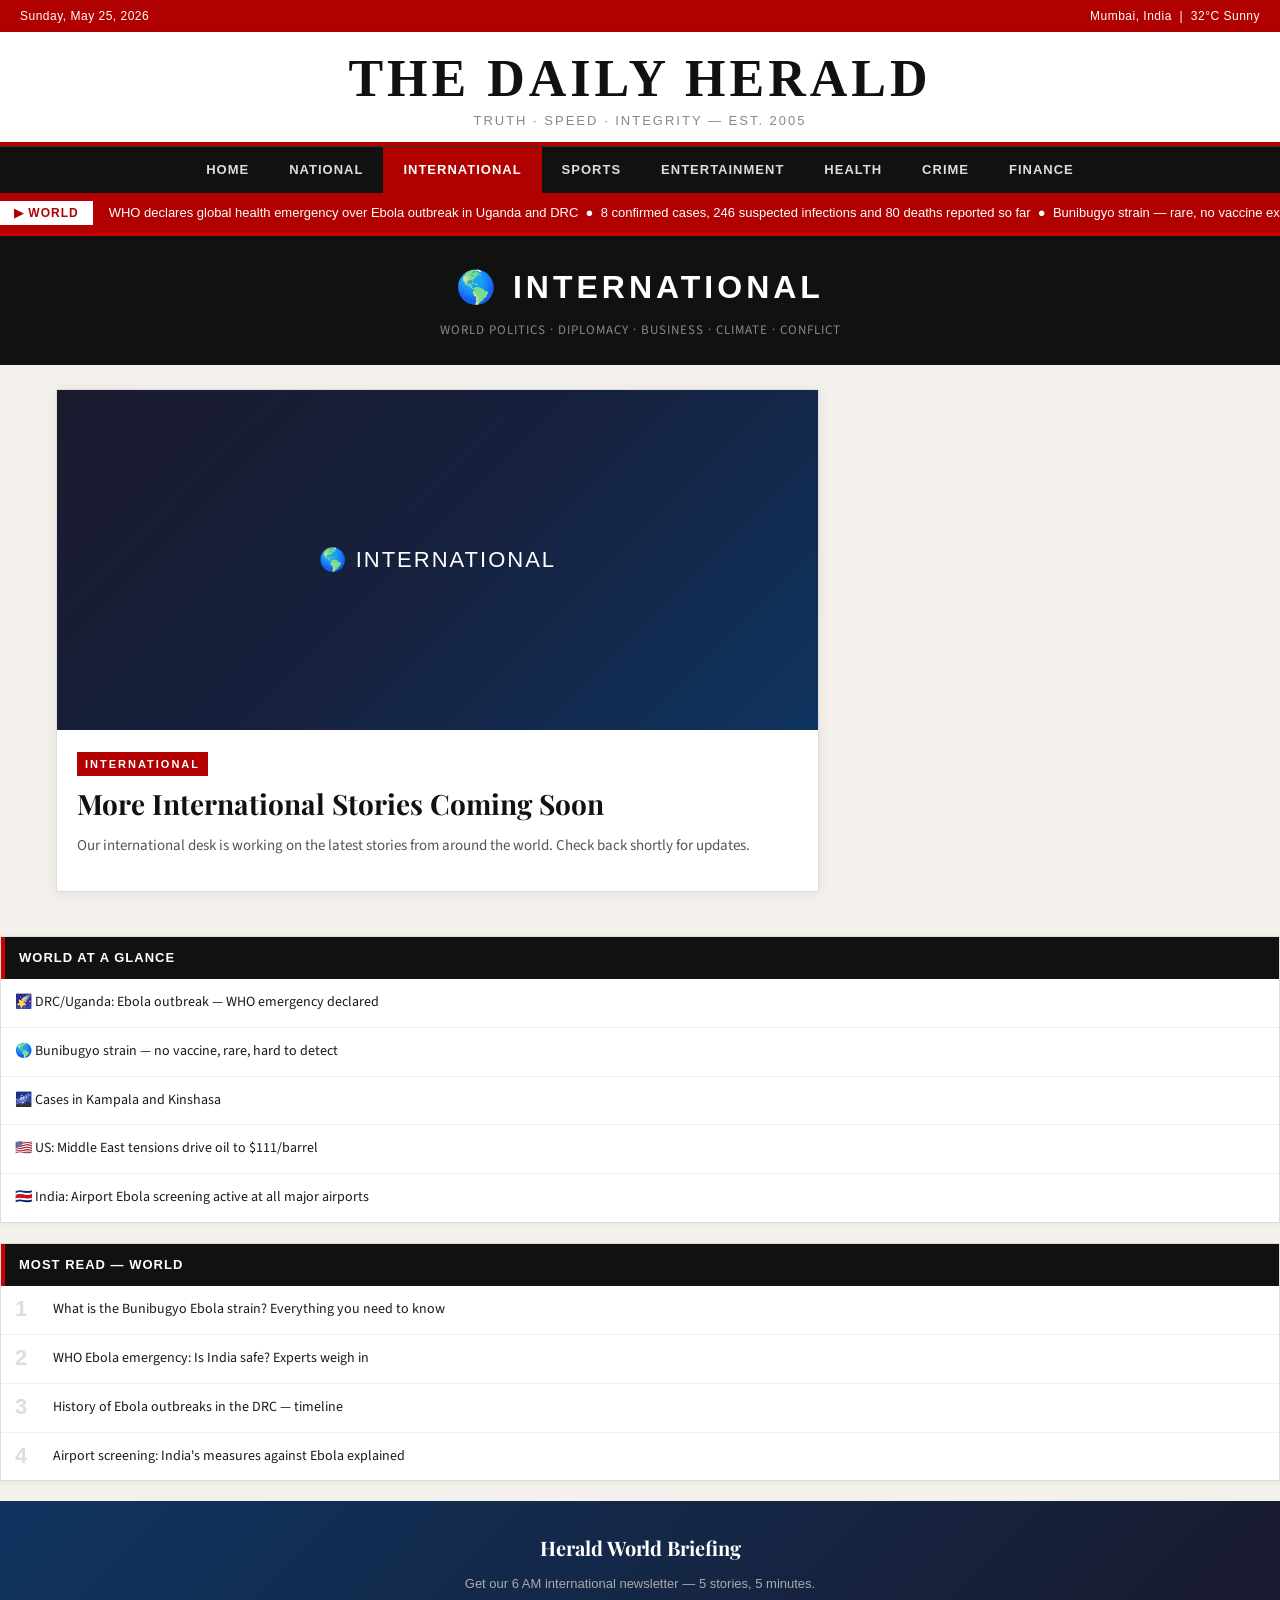
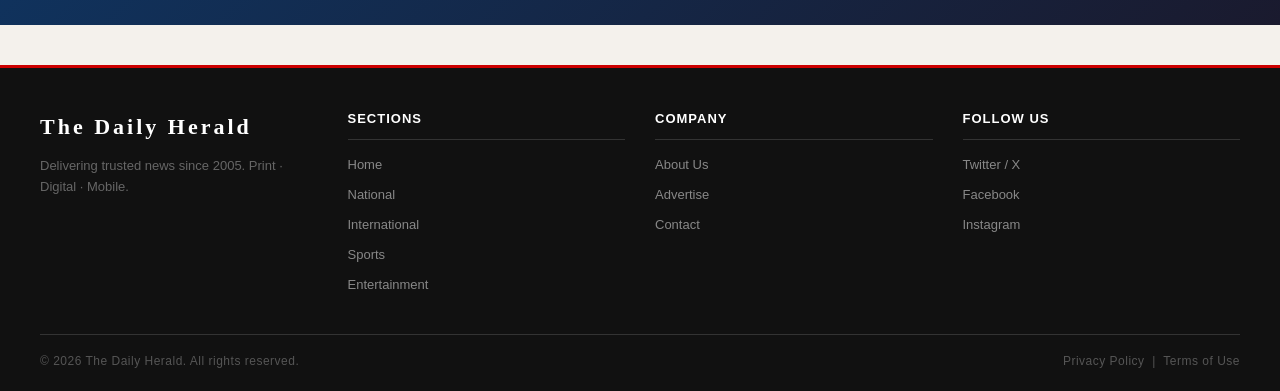
<file: international.html>
<!DOCTYPE html>
<html lang="en">
<head>
  <meta charset="UTF-8" />
  <meta name="viewport" content="width=device-width, initial-scale=1.0" />
  <title>The Daily Herald — International</title>
  <link rel="stylesheet" href="style.css" />
</head>
<body>

  <div class="top-bar">
    <span>Sunday, May 25, 2026</span>
    <span>Mumbai, India &nbsp;|&nbsp; 32°C Sunny</span>
  </div>

  <header>
    <h1>The Daily Herald</h1>
    <p class="tagline">Truth · Speed · Integrity — Est. 2005</p>
  </header>

  <nav>
    <a href="index.html">Home</a>
    <a href="national.html">National</a>
    <a href="international.html" class="active">International</a>
    <a href="sports.html">Sports</a>
    <a href="entertainment.html">Entertainment</a>
    <a href="health.html">Health</a>
    <a href="crime.html">Crime</a>
    <a href="finance.html">Finance</a>
  </nav>

  <div class="ticker-wrap">
    <span class="ticker-label">&#9654; WORLD</span>
    <span class="ticker-content">
      WHO declares global health emergency over Ebola outbreak in Uganda and DRC &nbsp;&#9679;&nbsp;
      8 confirmed cases, 246 suspected infections and 80 deaths reported so far &nbsp;&#9679;&nbsp;
      Bunibugyo strain — rare, no vaccine exists, standard tests often fail to detect it &nbsp;&#9679;&nbsp;
      Cases reported in Kampala and Kinshasa, raising fears of wider spread &nbsp;&#9679;&nbsp;
      India has airport screening in place for visitors from affected countries
    </span>
  </div>

  <div class="page-banner">
    <h2>&#127758; International</h2>
    <p>World Politics · Diplomacy · Business · Climate · Conflict</p>
  </div>

  <div class="container">
    <main>

      <div class="hero">
        <div class="hero-placeholder">&#127758; INTERNATIONAL</div>
        <div class="hero-body">
          <span class="hero-category">International</span>
          <h2>More International Stories Coming Soon</h2>
          <p>Our international desk is working on the latest stories from around the world. Check back shortly for updates.</p>
        </div>
        </div>
      </div>


    </main>

    <aside class="sidebar">

      <div class="sidebar-widget">
        <div class="widget-header">World at a Glance</div>
        <ul class="sidebar-list">
          <li>&#127776; DRC/Uganda: Ebola outbreak — WHO emergency declared</li>
          <li>&#127758; Bunibugyo strain — no vaccine, rare, hard to detect</li>
          <li>&#127756; Cases in Kampala and Kinshasa</li>
          <li>&#127482;&#127480; US: Middle East tensions drive oil to $111/barrel</li>
          <li>&#127464;&#127479; India: Airport Ebola screening active at all major airports</li>
        </ul>
      </div>

      <div class="sidebar-widget">
        <div class="widget-header">Most Read — World</div>
        <ul class="sidebar-list">
          <li><span class="num">1</span><a href="#">What is the Bunibugyo Ebola strain? Everything you need to know</a></li>
          <li><span class="num">2</span><a href="#">WHO Ebola emergency: Is India safe? Experts weigh in</a></li>
          <li><span class="num">3</span><a href="#">History of Ebola outbreaks in the DRC — timeline</a></li>
          <li><span class="num">4</span><a href="#">Airport screening: India's measures against Ebola explained</a></li>
        </ul>
      </div>

      <div class="sidebar-ad">
        <h4>Herald World Briefing</h4>
        <p>Get our 6 AM international newsletter — 5 stories, 5 minutes.</p>
      </div>

    </aside>
  </div>

  <footer>
    <div class="footer-grid">
      <div class="footer-brand">
        <h3>The Daily Herald</h3>
        <p>Delivering trusted news since 2005. Print · Digital · Mobile.</p>
      </div>
      <div>
        <h4>Sections</h4>
        <ul>
          <li><a href="index.html">Home</a></li>
          <li><a href="national.html">National</a></li>
          <li><a href="international.html">International</a></li>
          <li><a href="sports.html">Sports</a></li>
          <li><a href="entertainment.html">Entertainment</a></li>
        </ul>
      </div>
      <div>
        <h4>Company</h4>
        <ul>
          <li><a href="#">About Us</a></li>
          <li><a href="#">Advertise</a></li>
          <li><a href="#">Contact</a></li>
        </ul>
      </div>
      <div>
        <h4>Follow Us</h4>
        <ul>
          <li><a href="#">Twitter / X</a></li>
          <li><a href="#">Facebook</a></li>
          <li><a href="#">Instagram</a></li>
        </ul>
      </div>
    </div>
    <div class="footer-bottom">
      <span>© 2026 The Daily Herald. All rights reserved.</span>
      <span>Privacy Policy &nbsp;|&nbsp; Terms of Use</span>
    </div>
  </footer>

</body>
</html>
</file>
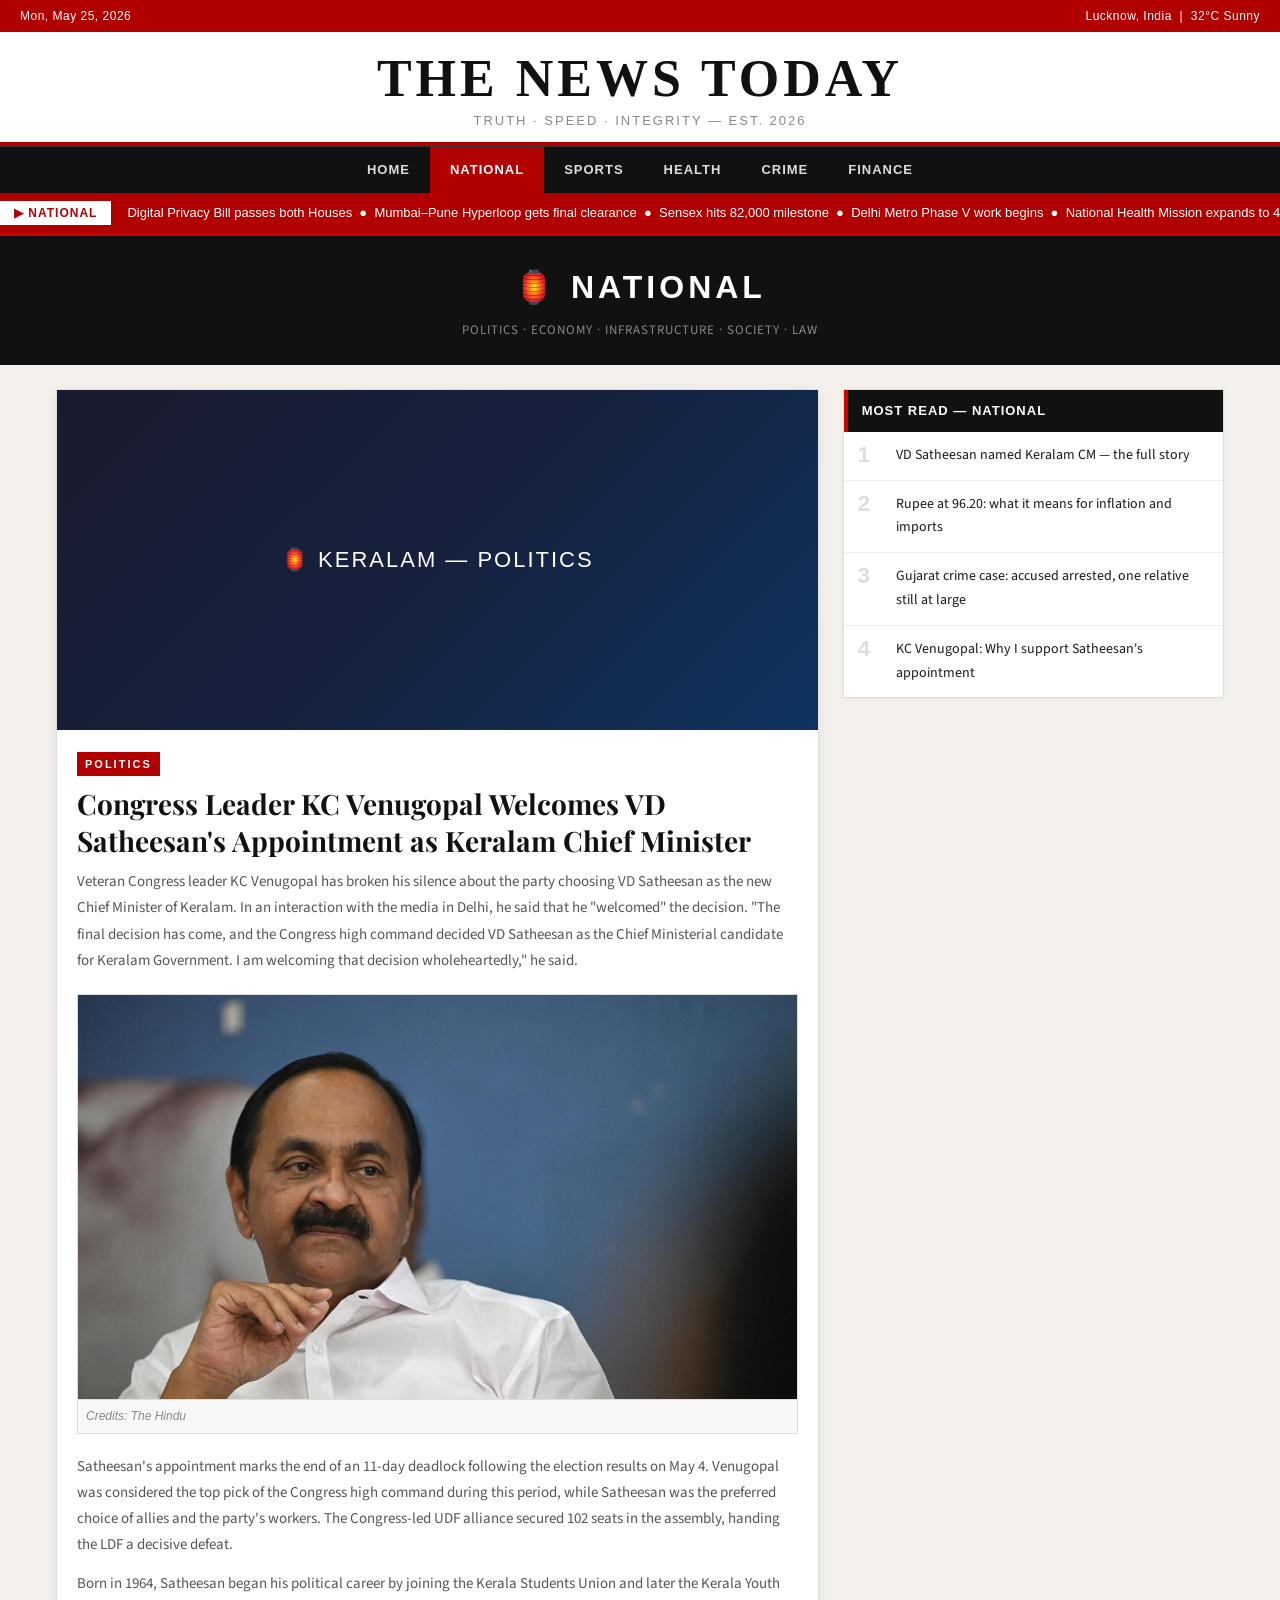
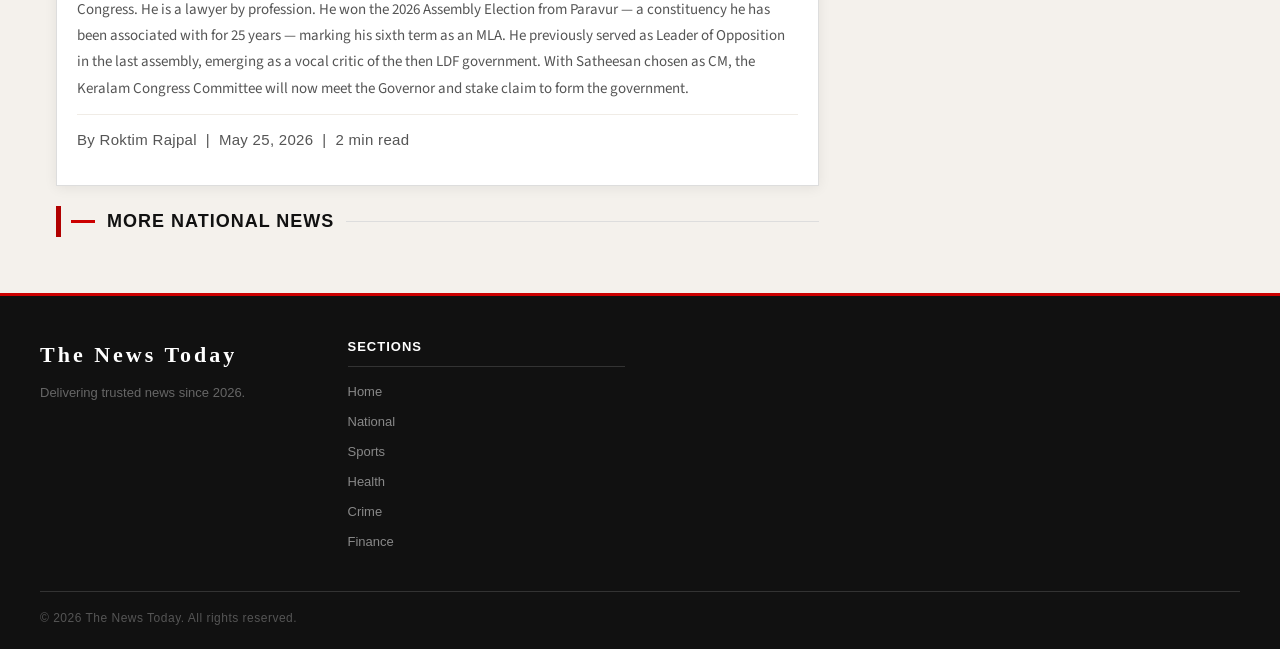
<file: national.html>
<!DOCTYPE html>
<html lang="en">
<head>
  <meta charset="UTF-8" />
  <meta name="viewport" content="width=device-width, initial-scale=1.0" />
  <title>The News Today — National</title>
  <link rel="stylesheet" href="style.css" />
</head>
<body>

  <div class="top-bar">
    <span>Mon, May 25, 2026</span>
    <span>Lucknow, India &nbsp;|&nbsp; 32°C Sunny</span>
  </div>

  <header>
    <h1>The News Today</h1>
    <p class="tagline">Truth · Speed · Integrity — Est. 2026</p>
  </header>

  <nav>
    <a href="index.html">Home</a>
    <a href="national.html" class="active">National</a>
    <a href="sports.html">Sports</a>
    <a href="health.html">Health</a>
    <a href="crime.html">Crime</a>
    <a href="finance.html">Finance</a>
  </nav>

  <div class="ticker-wrap">
    <span class="ticker-label">&#9654; NATIONAL</span>
    <span class="ticker-content">
      Digital Privacy Bill passes both Houses &nbsp;&#9679;&nbsp;
      Mumbai–Pune Hyperloop gets final clearance &nbsp;&#9679;&nbsp;
      Sensex hits 82,000 milestone &nbsp;&#9679;&nbsp;
      Delhi Metro Phase V work begins &nbsp;&#9679;&nbsp;
      National Health Mission expands to 450 new districts
    </span>
  </div>

  <div class="page-banner">
    <h2>&#127982; National</h2>
    <p>Politics · Economy · Infrastructure · Society · Law</p>
  </div>

  <div class="container">
    <main>

      <div class="hero">
        <div class="hero-placeholder">&#127982; KERALAM — POLITICS</div>
        <div class="hero-body">
          <span class="hero-category">Politics</span>
          <h2><a href="#">Congress Leader KC Venugopal Welcomes VD Satheesan's Appointment as Keralam Chief Minister</a></h2>
          <p>Veteran Congress leader KC Venugopal has broken his silence about the party choosing VD Satheesan as the new Chief Minister of Keralam. In an interaction with the media in Delhi, he said that he "welcomed" the decision. "The final decision has come, and the Congress high command decided VD Satheesan as the Chief Ministerial candidate for Keralam Government. I am welcoming that decision wholeheartedly," he said.</p>
          <figure class="article-img">
            <img src="satheesan.jpg" alt="VD Satheesan, Chief Minister of Keralam">
            <figcaption>Credits: The Hindu</figcaption>
          </figure>
          <p>Satheesan's appointment marks the end of an 11-day deadlock following the election results on May 4. Venugopal was considered the top pick of the Congress high command during this period, while Satheesan was the preferred choice of allies and the party's workers. The Congress-led UDF alliance secured 102 seats in the assembly, handing the LDF a decisive defeat.</p>
          <p>Born in 1964, Satheesan began his political career by joining the Kerala Students Union and later the Kerala Youth Congress. He is a lawyer by profession. He won the 2026 Assembly Election from Paravur — a constituency he has been associated with for 25 years — marking his sixth term as an MLA. He previously served as Leader of Opposition in the last assembly, emerging as a vocal critic of the then LDF government. With Satheesan chosen as CM, the Keralam Congress Committee will now meet the Governor and stake claim to form the government.</p>
          <p class="meta">By Roktim Rajpal &nbsp;|&nbsp; May 25, 2026 &nbsp;|&nbsp; 2 min read</p>
        </div>
      </div>

      <h3 class="section-heading">More National News</h3>



    </main>

    <aside class="sidebar">

      <div class="sidebar-widget">
        <div class="widget-header">Most Read — National</div>
        <ul class="sidebar-list">
          <li><span class="num">1</span><a href="#">VD Satheesan named Keralam CM — the full story</a></li>
          <li><span class="num">2</span><a href="#">Rupee at 96.20: what it means for inflation and imports</a></li>
          <li><span class="num">3</span><a href="#">Gujarat crime case: accused arrested, one relative still at large</a></li>
          <li><span class="num">4</span><a href="#">KC Venugopal: Why I support Satheesan's appointment</a></li>
        </ul>
      </div>


    </aside>
  </div>

  <footer>
    <div class="footer-grid">
      <div class="footer-brand">
        <h3>The News Today</h3>
        <p>Delivering trusted news since 2026.</p>
      </div>
      <div>
        <h4>Sections</h4>
        <ul>
          <li><a href="index.html">Home</a></li>
          <li><a href="national.html">National</a></li>
          <li><a href="sports.html">Sports</a></li>
          <li><a href="health.html">Health</a></li>
          <li><a href="crime.html">Crime</a></li>
          <li><a href="finance.html">Finance</a></li>
        </ul>
      </div>
    </div>
    <div class="footer-bottom">
      <span>© 2026 The News Today. All rights reserved.</span>
    </div>
  </footer>

</body>
</html>
</file>
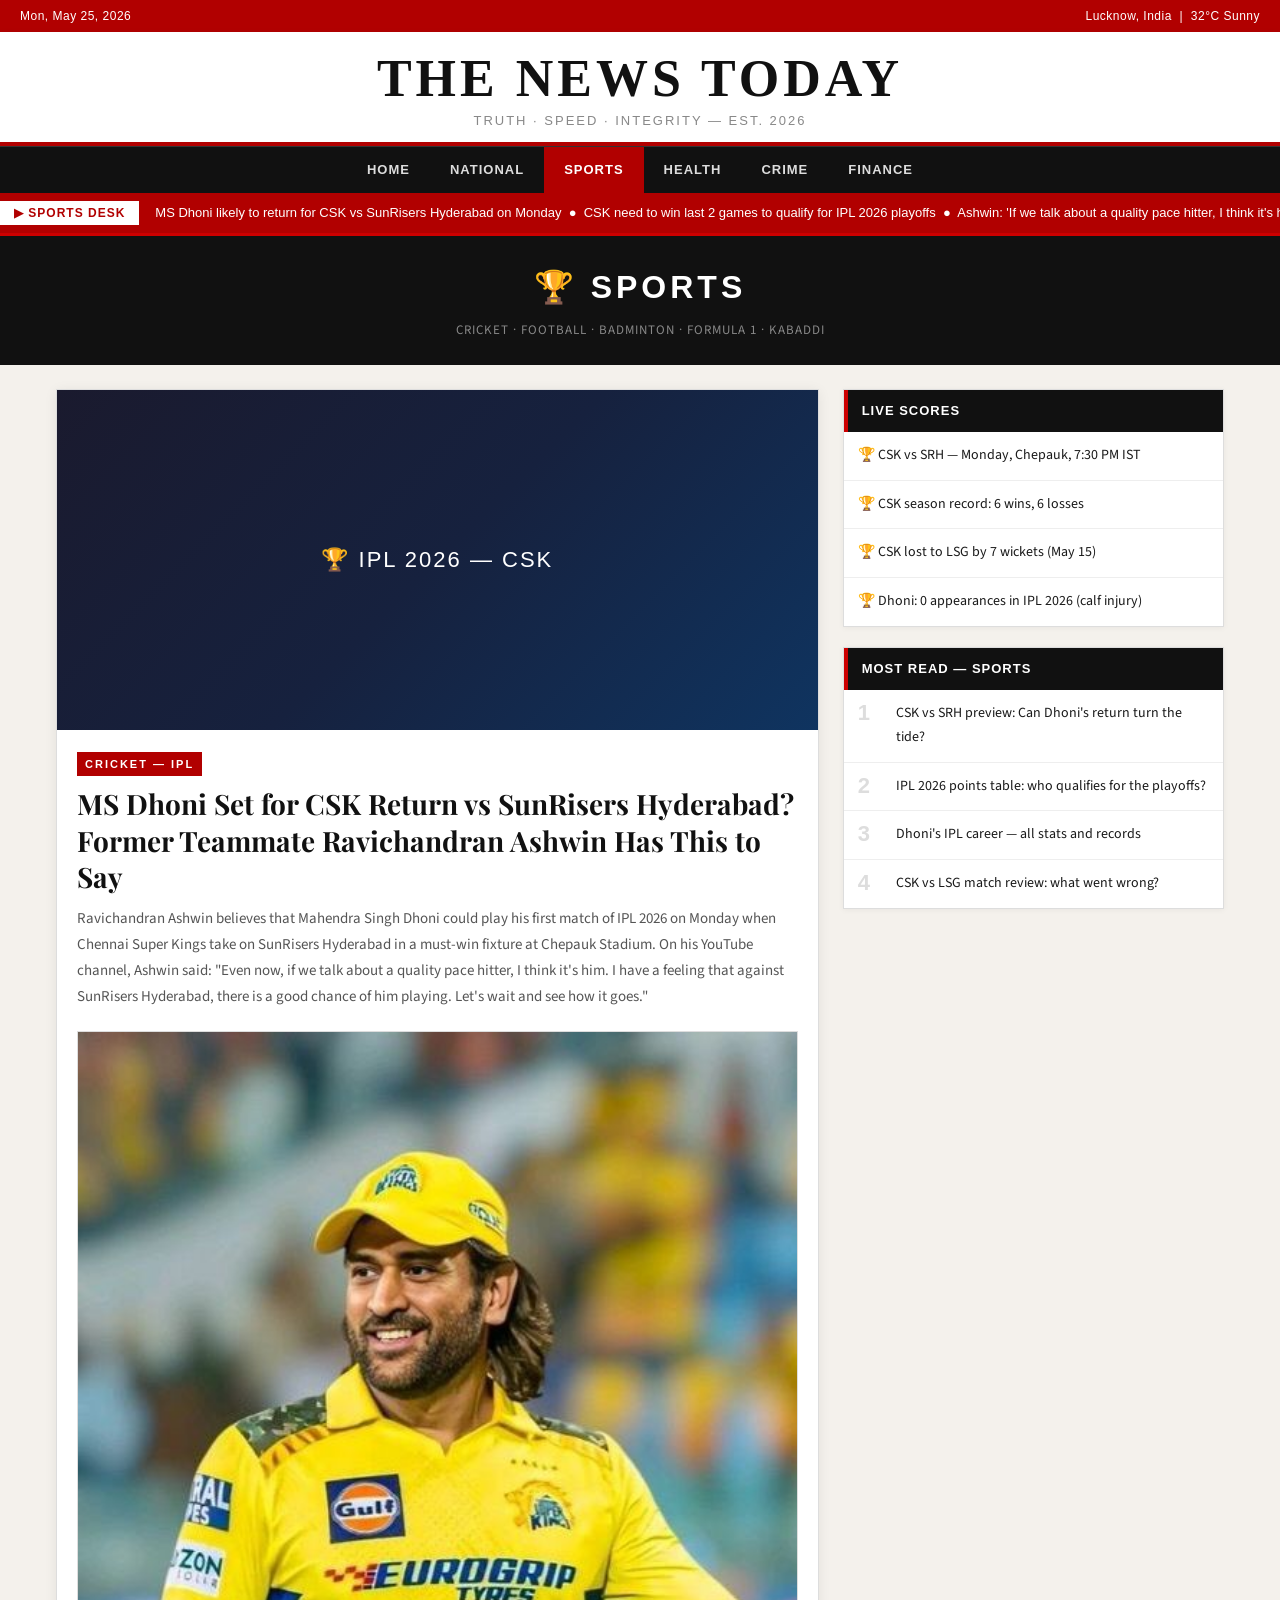
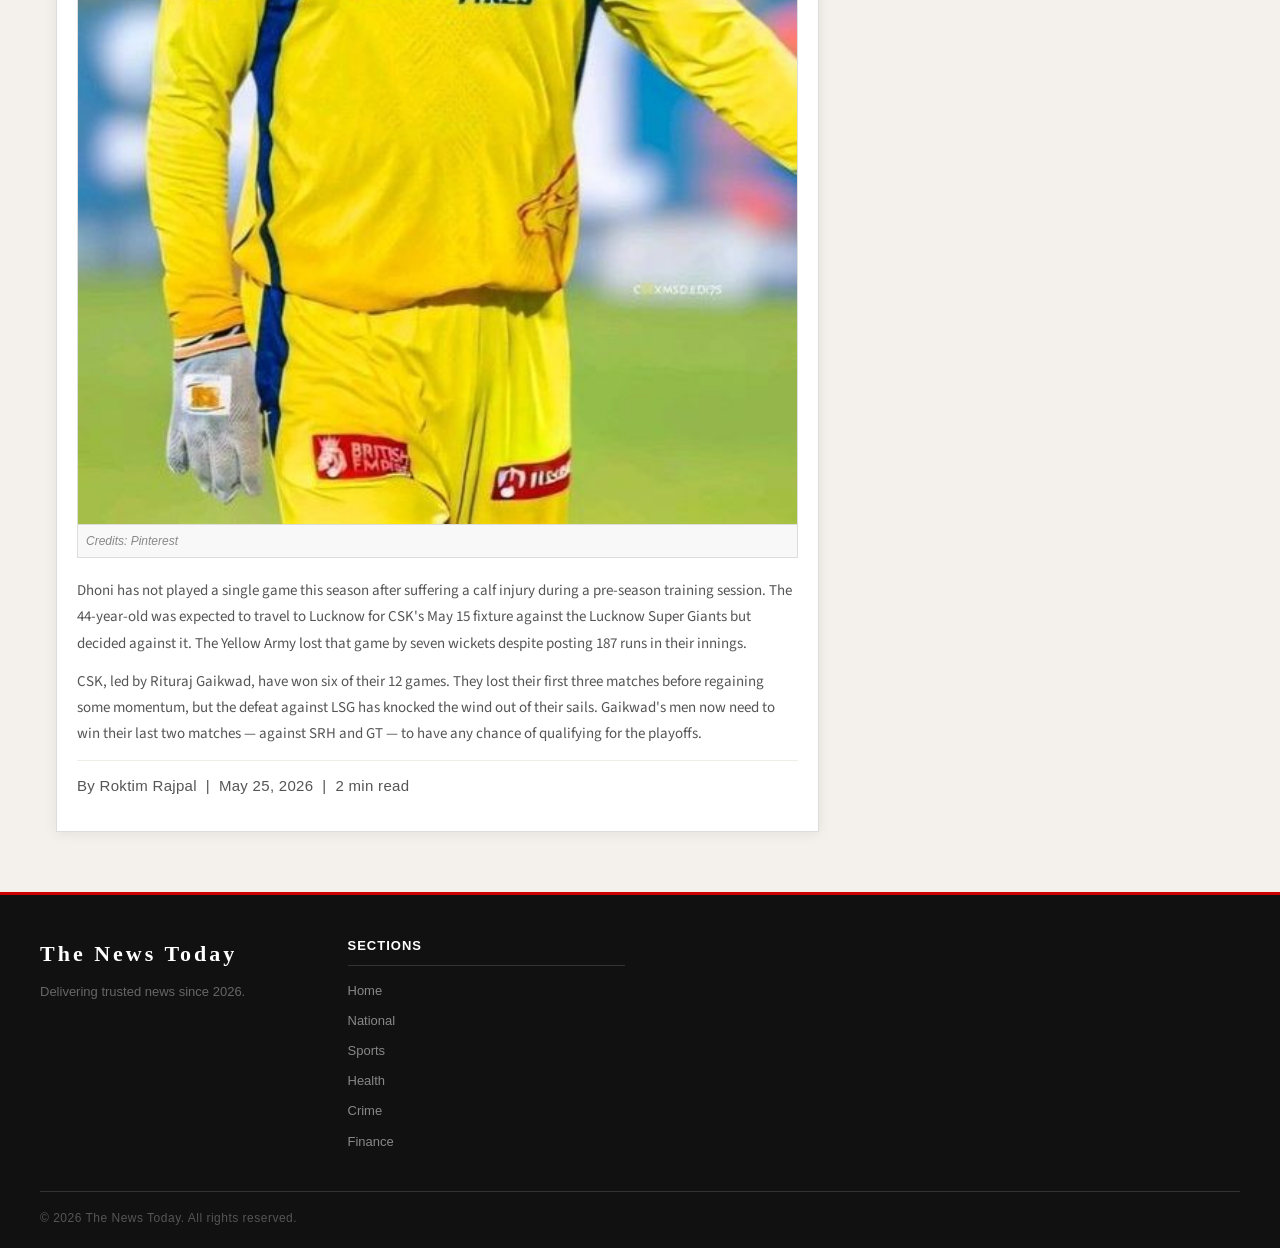
<file: sports.html>
<!DOCTYPE html>
<html lang="en">
<head>
  <meta charset="UTF-8" />
  <meta name="viewport" content="width=device-width, initial-scale=1.0" />
  <title>The News Today — Sports</title>
  <link rel="stylesheet" href="style.css" />
</head>
<body>

  <div class="top-bar">
    <span>Mon, May 25, 2026</span>
    <span>Lucknow, India &nbsp;|&nbsp; 32°C Sunny</span>
  </div>

  <header>
    <h1>The News Today</h1>
    <p class="tagline">Truth · Speed · Integrity — Est. 2026</p>
  </header>

  <nav>
    <a href="index.html">Home</a>
    <a href="national.html">National</a>
    <a href="sports.html" class="active">Sports</a>
    <a href="health.html">Health</a>
    <a href="crime.html">Crime</a>
    <a href="finance.html">Finance</a>
  </nav>

  <div class="ticker-wrap">
    <span class="ticker-label">&#9654; SPORTS DESK</span>
    <span class="ticker-content">
      MS Dhoni likely to return for CSK vs SunRisers Hyderabad on Monday &nbsp;&#9679;&nbsp;
      CSK need to win last 2 games to qualify for IPL 2026 playoffs &nbsp;&#9679;&nbsp;
      Ashwin: 'If we talk about a quality pace hitter, I think it's him' &nbsp;&#9679;&nbsp;
      Dhoni has missed entire IPL 2026 season so far due to calf injury &nbsp;&#9679;&nbsp;
      CSK vs SRH — Monday, Chepauk Stadium, Chennai, 7:30 PM IST
    </span>
  </div>

  <div class="page-banner">
    <h2>&#127942; Sports</h2>
    <p>Cricket · Football · Badminton · Formula 1 · Kabaddi</p>
  </div>

  <div class="container">
    <main>

      <!-- HERO -->
      <div class="hero">
        <div class="hero-placeholder">&#127942; IPL 2026 — CSK</div>
        <div class="hero-body">
          <span class="hero-category">Cricket — IPL</span>
          <h2><a href="#">MS Dhoni Set for CSK Return vs SunRisers Hyderabad? Former Teammate Ravichandran Ashwin Has This to Say</a></h2>
          <p>Ravichandran Ashwin believes that Mahendra Singh Dhoni could play his first match of IPL 2026 on Monday when Chennai Super Kings take on SunRisers Hyderabad in a must-win fixture at Chepauk Stadium. On his YouTube channel, Ashwin said: "Even now, if we talk about a quality pace hitter, I think it's him. I have a feeling that against SunRisers Hyderabad, there is a good chance of him playing. Let's wait and see how it goes."</p>
          <figure class="article-img">
            <img src="dhoni.jpg" alt="MS Dhoni at Chepauk Stadium">
            <figcaption>Credits: Pinterest</figcaption>
          </figure>
          <p>Dhoni has not played a single game this season after suffering a calf injury during a pre-season training session. The 44-year-old was expected to travel to Lucknow for CSK's May 15 fixture against the Lucknow Super Giants but decided against it. The Yellow Army lost that game by seven wickets despite posting 187 runs in their innings.</p>
          <p>CSK, led by Rituraj Gaikwad, have won six of their 12 games. They lost their first three matches before regaining some momentum, but the defeat against LSG has knocked the wind out of their sails. Gaikwad's men now need to win their last two matches — against SRH and GT — to have any chance of qualifying for the playoffs.</p>
          <p class="meta">By Roktim Rajpal &nbsp;|&nbsp; May 25, 2026 &nbsp;|&nbsp; 2 min read</p>
        </div>
      </div>


    </main>

    <!-- SIDEBAR -->
    <aside class="sidebar">

      <div class="sidebar-widget">
        <div class="widget-header">Live Scores</div>
        <ul class="sidebar-list">
          <li>&#127942; CSK vs SRH — Monday, Chepauk, 7:30 PM IST</li>
          <li>&#127942; CSK season record: 6 wins, 6 losses</li>
          <li>&#127942; CSK lost to LSG by 7 wickets (May 15)</li>
          <li>&#127942; Dhoni: 0 appearances in IPL 2026 (calf injury)</li>
        </ul>
      </div>

      <div class="sidebar-widget">
        <div class="widget-header">Most Read — Sports</div>
        <ul class="sidebar-list">
          <li><span class="num">1</span><a href="#">CSK vs SRH preview: Can Dhoni's return turn the tide?</a></li>
          <li><span class="num">2</span><a href="#">IPL 2026 points table: who qualifies for the playoffs?</a></li>
          <li><span class="num">3</span><a href="#">Dhoni's IPL career — all stats and records</a></li>
          <li><span class="num">4</span><a href="#">CSK vs LSG match review: what went wrong?</a></li>
        </ul>
      </div>


    </aside>
  </div>

  <footer>
    <div class="footer-grid">
      <div class="footer-brand">
        <h3>The News Today</h3>
        <p>Delivering trusted news since 2026.</p>
      </div>
      <div>
        <h4>Sections</h4>
        <ul>
          <li><a href="index.html">Home</a></li>
          <li><a href="national.html">National</a></li>
          <li><a href="sports.html">Sports</a></li>
          <li><a href="health.html">Health</a></li>
          <li><a href="crime.html">Crime</a></li>
          <li><a href="finance.html">Finance</a></li>
        </ul>
      </div>
    </div>
    <div class="footer-bottom">
      <span>© 2026 The News Today. All rights reserved.</span>
    </div>
  </footer>

</body>
</html>
</file>
<file: style.css>
/* ============================================================
   THE NEWS TODAY — News Website Stylesheet
   ============================================================ */

@import url('https://fonts.googleapis.com/css2?family=Playfair+Display:ital,wght@0,700;0,900;1,700&family=Source+Sans+3:wght@400;600&display=swap');

* {
  margin: 0;
  padding: 0;
  box-sizing: border-box;
}

html {
  scroll-behavior: smooth;
}

body {
  font-family: 'Source Sans 3', 'Georgia', serif;
  background: #f4f1ec;
  color: #1a1a1a;
  font-size: 16px;
  line-height: 1.7;
}

a {
  text-decoration: none;
  color: inherit;
}

/* ---- TOP BAR ---- */
.top-bar {
  background: #1a1a1a;
  color: #bbb;
  font-family: 'Source Sans 3', Arial, sans-serif;
  font-size: 12px;
  padding: 7px 24px;
  display: flex;
  justify-content: space-between;
  align-items: center;
  letter-spacing: 0.5px;
}

/* ---- HEADER / MASTHEAD ---- */
header {
  background: #fff;
  border-bottom: 3px solid #c00;
  padding: 24px 20px 16px;
  text-align: center;
  box-shadow: 0 2px 8px rgba(0,0,0,0.06);
}

header h1 {
  font-size: 58px;
  letter-spacing: 6px;
  font-family: 'Playfair Display', 'Georgia', serif;
  color: #111;
  text-transform: uppercase;
  font-weight: 900;
  line-height: 1.1;
}

header .tagline {
  font-size: 12px;
  color: #999;
  letter-spacing: 3px;
  margin-top: 6px;
  font-family: 'Source Sans 3', Arial, sans-serif;
  text-transform: uppercase;
}

/* ---- NAVIGATION ---- */
nav {
  background: #1a1a1a;
  display: flex;
  justify-content: center;
  flex-wrap: wrap;
  gap: 0;
  border-top: 1px solid #333;
}

nav a {
  color: #ccc;
  padding: 13px 22px;
  font-family: 'Source Sans 3', Arial, sans-serif;
  font-size: 12px;
  font-weight: 600;
  letter-spacing: 1.5px;
  text-transform: uppercase;
  transition: background 0.25s, color 0.25s;
  position: relative;
}

nav a::after {
  content: '';
  position: absolute;
  bottom: 0;
  left: 50%;
  transform: translateX(-50%);
  width: 0;
  height: 2px;
  background: #c00;
  transition: width 0.25s;
}

nav a:hover::after,
nav a.active::after {
  width: 100%;
}

nav a:hover,
nav a.active {
  color: #fff;
  background: #c00;
}

nav a:hover::after,
nav a.active::after {
  width: 0;
}

/* ---- BREAKING NEWS TICKER ---- */
.ticker-wrap {
  background: #c00;
  color: #fff;
  padding: 8px 0;
  overflow: hidden;
  font-family: 'Source Sans 3', Arial, sans-serif;
  font-size: 13px;
  display: flex;
  align-items: center;
}

.ticker-label {
  background: #fff;
  color: #c00;
  font-weight: 700;
  padding: 3px 16px;
  margin-right: 18px;
  white-space: nowrap;
  font-size: 11px;
  letter-spacing: 1.5px;
  text-transform: uppercase;
  flex-shrink: 0;
}

.ticker-content {
  white-space: nowrap;
  animation: ticker 35s linear infinite;
}

@keyframes ticker {
  0%   { transform: translateX(100vw); }
  100% { transform: translateX(-100%); }
}

/* ---- LAYOUT ---- */
.container {
  max-width: 1200px;
  margin: 30px auto;
  padding: 0 20px;
  display: grid;
  grid-template-columns: 2fr 1fr;
  gap: 28px;
}

.full-width {
  grid-column: 1 / -1;
}

/* ---- SECTION HEADING ---- */
.section-heading {
  display: flex;
  align-items: center;
  gap: 12px;
  margin-bottom: 18px;
  font-size: 13px;
  font-family: 'Source Sans 3', Arial, sans-serif;
  text-transform: uppercase;
  letter-spacing: 2px;
  color: #111;
  font-weight: 700;
}

.section-heading::before {
  content: '';
  width: 24px;
  height: 3px;
  background: #c00;
  flex-shrink: 0;
}

.section-heading::after {
  content: '';
  flex: 1;
  height: 1px;
  background: #ddd;
}

/* ---- HERO ARTICLE ---- */
.hero {
  background: #fff;
  border: 1px solid #e0dbd4;
  overflow: hidden;
  margin-bottom: 24px;
  box-shadow: 0 2px 12px rgba(0,0,0,0.07);
  transition: box-shadow 0.3s;
}

.hero:hover {
  box-shadow: 0 4px 20px rgba(0,0,0,0.12);
}

.hero img {
  width: 100%;
  height: 360px;
  object-fit: cover;
  display: block;
}

.hero-placeholder {
  width: 100%;
  height: 200px;
  background: linear-gradient(135deg, #1a1a2e 0%, #16213e 50%, #0f3460 100%);
  display: flex;
  align-items: center;
  justify-content: center;
  color: rgba(255,255,255,0.5);
  font-size: 13px;
  font-family: 'Source Sans 3', Arial, sans-serif;
  letter-spacing: 3px;
  text-transform: uppercase;
}

.hero-body {
  padding: 24px 28px 28px;
}

.hero-category {
  background: #c00;
  color: #fff;
  font-size: 10px;
  font-family: 'Source Sans 3', Arial, sans-serif;
  font-weight: 700;
  letter-spacing: 2px;
  padding: 4px 10px;
  display: inline-block;
  margin-bottom: 14px;
  text-transform: uppercase;
}

.hero h2 {
  font-size: 32px;
  line-height: 1.25;
  margin-bottom: 14px;
  color: #111;
  font-family: 'Playfair Display', Georgia, serif;
  font-weight: 700;
}

.hero h2 a:hover { color: #c00; }

.hero p {
  color: #444;
  font-size: 16px;
  margin-bottom: 14px;
  line-height: 1.75;
}

.meta {
  font-size: 12px;
  color: #999;
  font-family: 'Source Sans 3', Arial, sans-serif;
  border-top: 1px solid #f0ece6;
  padding-top: 12px;
  margin-top: 4px;
  letter-spacing: 0.3px;
}

/* ---- NEWS CARD GRID ---- */
.card-grid {
  display: grid;
  grid-template-columns: 1fr 1fr;
  gap: 18px;
  margin-bottom: 24px;
}

.card {
  background: #fff;
  border: 1px solid #e0dbd4;
  overflow: hidden;
  box-shadow: 0 1px 6px rgba(0,0,0,0.05);
  transition: transform 0.25s, box-shadow 0.25s;
}

.card:hover {
  transform: translateY(-4px);
  box-shadow: 0 8px 24px rgba(0,0,0,0.12);
}

.card-placeholder {
  width: 100%;
  height: 150px;
  display: flex;
  align-items: center;
  justify-content: center;
  color: rgba(255,255,255,0.5);
  font-family: 'Source Sans 3', Arial, sans-serif;
  font-size: 11px;
  font-weight: 700;
  letter-spacing: 2px;
  text-transform: uppercase;
}

.card-body {
  padding: 14px 16px 16px;
}

.card-category {
  font-size: 10px;
  font-family: 'Source Sans 3', Arial, sans-serif;
  font-weight: 700;
  letter-spacing: 2px;
  text-transform: uppercase;
  color: #c00;
  margin-bottom: 6px;
}

.card h3 {
  font-size: 16px;
  line-height: 1.4;
  margin-bottom: 8px;
  font-family: 'Playfair Display', Georgia, serif;
  color: #111;
}

.card h3 a:hover { color: #c00; }

.card p {
  font-size: 13px;
  color: #666;
  margin-bottom: 8px;
  line-height: 1.6;
}

/* ---- SIDEBAR ---- */
.sidebar {}

.sidebar-widget {
  background: #fff;
  border: 1px solid #e0dbd4;
  margin-bottom: 22px;
  box-shadow: 0 1px 6px rgba(0,0,0,0.05);
  overflow: hidden;
}

.widget-header {
  background: #1a1a1a;
  color: #fff;
  padding: 10px 16px;
  font-family: 'Source Sans 3', Arial, sans-serif;
  font-size: 11px;
  font-weight: 700;
  text-transform: uppercase;
  letter-spacing: 2px;
  border-left: 4px solid #c00;
}

.sidebar-list {
  list-style: none;
}

.sidebar-list li {
  padding: 12px 16px;
  border-bottom: 1px solid #f0ece6;
  font-size: 14px;
  display: flex;
  gap: 12px;
  align-items: flex-start;
  transition: background 0.2s;
}

.sidebar-list li:hover {
  background: #faf8f5;
}

.sidebar-list li:last-child { border-bottom: none; }

.sidebar-list .num {
  font-size: 26px;
  font-family: 'Playfair Display', Georgia, serif;
  color: #e8e0d8;
  font-weight: 900;
  line-height: 1;
  min-width: 30px;
}

.sidebar-list a:hover { color: #c00; }

.sidebar-ad {
  background: linear-gradient(135deg, #0f3460, #1a1a2e);
  color: #fff;
  text-align: center;
  padding: 32px 20px;
  font-family: 'Source Sans 3', Arial, sans-serif;
}

.sidebar-ad h4 {
  font-size: 20px;
  margin-bottom: 8px;
  font-family: 'Playfair Display', Georgia, serif;
}

.sidebar-ad p {
  font-size: 13px;
  color: #aaa;
}

/* ---- LIST ARTICLES (inner pages) ---- */
.article-list {
  background: #fff;
  border: 1px solid #e0dbd4;
  margin-bottom: 18px;
  display: grid;
  grid-template-columns: 220px 1fr;
  overflow: hidden;
  box-shadow: 0 1px 6px rgba(0,0,0,0.05);
  transition: transform 0.25s, box-shadow 0.25s;
}

.article-list:hover {
  transform: translateY(-2px);
  box-shadow: 0 6px 18px rgba(0,0,0,0.1);
}

.article-list-img {
  width: 220px;
  min-height: 140px;
  display: flex;
  align-items: center;
  justify-content: center;
  color: rgba(255,255,255,0.5);
  font-family: 'Source Sans 3', Arial, sans-serif;
  font-size: 11px;
  letter-spacing: 2px;
  text-transform: uppercase;
}

.article-list-body {
  padding: 18px;
}

.article-list-body .tag {
  font-size: 10px;
  font-family: 'Source Sans 3', Arial, sans-serif;
  font-weight: 700;
  letter-spacing: 2px;
  text-transform: uppercase;
  color: #c00;
  margin-bottom: 6px;
}

.article-list-body h3 {
  font-size: 19px;
  margin-bottom: 8px;
  line-height: 1.3;
  font-family: 'Playfair Display', Georgia, serif;
}

.article-list-body h3 a:hover { color: #c00; }

.article-list-body p {
  font-size: 14px;
  color: #555;
  margin-bottom: 10px;
  line-height: 1.65;
}

/* ---- PAGE HEADER BANNER ---- */
.page-banner {
  background: linear-gradient(135deg, #1a1a1a 0%, #2d2d2d 100%);
  color: #fff;
  padding: 28px 20px;
  text-align: center;
  border-top: 3px solid #c00;
}

.page-banner h2 {
  font-size: 34px;
  letter-spacing: 5px;
  text-transform: uppercase;
  font-family: 'Playfair Display', Georgia, serif;
  font-weight: 700;
}

.page-banner p {
  font-size: 12px;
  color: #888;
  margin-top: 6px;
  letter-spacing: 2px;
  font-family: 'Source Sans 3', Arial, sans-serif;
  text-transform: uppercase;
}

/* ---- FOOTER ---- */
footer {
  background: #111;
  color: #888;
  margin-top: 50px;
  padding: 44px 20px 20px;
  font-family: 'Source Sans 3', Arial, sans-serif;
  font-size: 13px;
  border-top: 3px solid #c00;
}

.footer-grid {
  max-width: 1200px;
  margin: 0 auto;
  display: grid;
  grid-template-columns: repeat(4, 1fr);
  gap: 30px;
  margin-bottom: 30px;
}

footer h4 {
  color: #fff;
  font-size: 11px;
  text-transform: uppercase;
  letter-spacing: 2px;
  margin-bottom: 16px;
  border-bottom: 1px solid #2a2a2a;
  padding-bottom: 10px;
}

footer ul {
  list-style: none;
}

footer ul li {
  margin-bottom: 10px;
}

footer ul a {
  color: #888;
  transition: color 0.2s;
}

footer ul a:hover { color: #c00; }

.footer-brand h3 {
  font-size: 24px;
  color: #fff;
  font-family: 'Playfair Display', Georgia, serif;
  letter-spacing: 3px;
  margin-bottom: 10px;
  font-weight: 700;
}

.footer-brand p {
  color: #666;
  line-height: 1.6;
}

.footer-bottom {
  max-width: 1200px;
  margin: 0 auto;
  border-top: 1px solid #222;
  padding-top: 18px;
  display: flex;
  justify-content: center;
  align-items: center;
  font-size: 12px;
  color: #444;
  letter-spacing: 0.5px;
}

/* ---- ARTICLE IMAGE ---- */
figure.article-img {
  margin: 24px 0;
}

figure.article-img img {
  width: 100%;
  height: auto;
  display: block;
}

figure.article-img figcaption {
  font-size: 12px;
  color: #999;
  font-family: 'Source Sans 3', Arial, sans-serif;
  padding: 7px 10px;
  background: #f8f5f0;
  border: 1px solid #e8e0d8;
  border-top: none;
  font-style: italic;
}

/* ---- RESPONSIVE ---- */
@media (max-width: 768px) {
  header h1 { font-size: 36px; letter-spacing: 3px; }
  .container { grid-template-columns: 1fr; }
  .card-grid { grid-template-columns: 1fr; }
  .article-list { grid-template-columns: 1fr; }
  .article-list-img { width: 100%; min-height: 180px; }
  .footer-grid { grid-template-columns: 1fr 1fr; }
  .hero h2 { font-size: 24px; }
  .hero-body { padding: 18px 20px 22px; }
}

  margin: 0;
  padding: 0;
  box-sizing: border-box;
}

body {
  font-family: 'Georgia', serif;
  background: #f5f5f0;
  color: #222;
  font-size: 16px;
  line-height: 1.6;
}

a {
  text-decoration: none;
  color: inherit;
}

/* ---- TOP BAR ---- */
.top-bar {
  background: #b10000;
  color: #fff;
  font-family: Arial, sans-serif;
  font-size: 12px;
  padding: 6px 20px;
  display: flex;
  justify-content: space-between;
  align-items: center;
}

/* ---- HEADER / MASTHEAD ---- */
header {
  background: #fff;
  border-bottom: 4px solid #b10000;
  padding: 18px 20px 10px;
  text-align: center;
}

header h1 {
  font-size: 52px;
  letter-spacing: 4px;
  font-family: 'Georgia', serif;
  color: #111;
  text-transform: uppercase;
}

header .tagline {
  font-size: 13px;
  color: #888;
  letter-spacing: 2px;
  margin-top: 2px;
  font-family: Arial, sans-serif;
}

/* ---- NAVIGATION ---- */
nav {
  background: #111;
  display: flex;
  justify-content: center;
  flex-wrap: wrap;
  gap: 0;
}

nav a {
  color: #ddd;
  padding: 12px 20px;
  font-family: Arial, sans-serif;
  font-size: 13px;
  font-weight: bold;
  letter-spacing: 1px;
  text-transform: uppercase;
  transition: background 0.2s, color 0.2s;
}

nav a:hover,
nav a.active {
  background: #b10000;
  color: #fff;
}

/* ---- BREAKING NEWS TICKER ---- */
.ticker-wrap {
  background: #b10000;
  color: #fff;
  padding: 8px 0;
  overflow: hidden;
  font-family: Arial, sans-serif;
  font-size: 13px;
  display: flex;
  align-items: center;
}

.ticker-label {
  background: #fff;
  color: #b10000;
  font-weight: bold;
  padding: 2px 14px;
  margin-right: 16px;
  white-space: nowrap;
  font-size: 12px;
  letter-spacing: 1px;
}

.ticker-content {
  white-space: nowrap;
  animation: ticker 30s linear infinite;
}

@keyframes ticker {
  0%   { transform: translateX(100vw); }
  100% { transform: translateX(-100%); }
}

/* ---- LAYOUT ---- */
.container {
  max-width: 1200px;
  margin: 24px auto;
  padding: 0 16px;
  display: grid;
  grid-template-columns: 2fr 1fr;
  gap: 24px;
}

.full-width {
  grid-column: 1 / -1;
}

/* ---- SECTION HEADING ---- */
.section-heading {
  border-left: 5px solid #b10000;
  padding-left: 10px;
  margin-bottom: 16px;
  font-size: 18px;
  font-family: Arial, sans-serif;
  text-transform: uppercase;
  letter-spacing: 1px;
  color: #111;
}

/* ---- HERO ARTICLE ---- */
.hero {
  background: #fff;
  border: 1px solid #ddd;
  overflow: hidden;
  margin-bottom: 20px;
}

.hero img {
  width: 100%;
  height: 340px;
  object-fit: cover;
  background: #ccc;
  display: block;
}

.hero-placeholder {
  width: 100%;
  height: 340px;
  background: linear-gradient(135deg, #1a1a2e 0%, #16213e 50%, #0f3460 100%);
  display: flex;
  align-items: center;
  justify-content: center;
  color: #fff;
  font-size: 22px;
  font-family: Arial, sans-serif;
  letter-spacing: 2px;
}

.hero-body {
  padding: 20px;
}

.hero-category {
  background: #b10000;
  color: #fff;
  font-size: 11px;
  font-family: Arial, sans-serif;
  font-weight: bold;
  letter-spacing: 2px;
  padding: 3px 8px;
  display: inline-block;
  margin-bottom: 10px;
  text-transform: uppercase;
}

.hero h2 {
  font-size: 28px;
  line-height: 1.3;
  margin-bottom: 10px;
  color: #111;
}

.hero h2 a:hover { color: #b10000; }

.hero p {
  color: #555;
  font-size: 15px;
  margin-bottom: 12px;
}

.meta {
  font-size: 12px;
  color: #999;
  font-family: Arial, sans-serif;
}

/* ---- NEWS CARD GRID ---- */
.card-grid {
  display: grid;
  grid-template-columns: 1fr 1fr;
  gap: 16px;
  margin-bottom: 20px;
}

.card {
  background: #fff;
  border: 1px solid #ddd;
  overflow: hidden;
}

.card-placeholder {
  width: 100%;
  height: 160px;
  display: flex;
  align-items: center;
  justify-content: center;
  color: #fff;
  font-family: Arial, sans-serif;
  font-size: 14px;
  font-weight: bold;
  letter-spacing: 1px;
}

.card-body {
  padding: 12px;
}

.card-category {
  font-size: 10px;
  font-family: Arial, sans-serif;
  font-weight: bold;
  letter-spacing: 2px;
  text-transform: uppercase;
  color: #b10000;
  margin-bottom: 6px;
}

.card h3 {
  font-size: 15px;
  line-height: 1.4;
  margin-bottom: 6px;
}

.card h3 a:hover { color: #b10000; }

.card p {
  font-size: 13px;
  color: #666;
  margin-bottom: 8px;
}

/* ---- SIDEBAR ---- */
.sidebar {}

.sidebar-widget {
  background: #fff;
  border: 1px solid #ddd;
  margin-bottom: 20px;
}

.widget-header {
  background: #111;
  color: #fff;
  padding: 10px 14px;
  font-family: Arial, sans-serif;
  font-size: 13px;
  font-weight: bold;
  text-transform: uppercase;
  letter-spacing: 1px;
}

.sidebar-list {
  list-style: none;
}

.sidebar-list li {
  padding: 12px 14px;
  border-bottom: 1px solid #eee;
  font-size: 14px;
  display: flex;
  gap: 10px;
  align-items: flex-start;
}

.sidebar-list li:last-child { border-bottom: none; }

.sidebar-list .num {
  font-size: 22px;
  font-family: Arial, sans-serif;
  color: #ddd;
  font-weight: bold;
  line-height: 1;
  min-width: 28px;
}

.sidebar-list a:hover { color: #b10000; }

.sidebar-ad {
  background: linear-gradient(135deg, #0f3460, #1a1a2e);
  color: #fff;
  text-align: center;
  padding: 30px 20px;
  font-family: Arial, sans-serif;
}

.sidebar-ad h4 {
  font-size: 20px;
  margin-bottom: 8px;
}

.sidebar-ad p {
  font-size: 13px;
  color: #aaa;
}

/* ---- LIST ARTICLES (inner pages) ---- */
.article-list {
  background: #fff;
  border: 1px solid #ddd;
  margin-bottom: 16px;
  display: grid;
  grid-template-columns: 220px 1fr;
  overflow: hidden;
}

.article-list-img {
  width: 220px;
  min-height: 140px;
  display: flex;
  align-items: center;
  justify-content: center;
  color: #fff;
  font-family: Arial, sans-serif;
  font-size: 13px;
  letter-spacing: 1px;
}

.article-list-body {
  padding: 16px;
}

.article-list-body .tag {
  font-size: 10px;
  font-family: Arial, sans-serif;
  font-weight: bold;
  letter-spacing: 2px;
  text-transform: uppercase;
  color: #b10000;
  margin-bottom: 6px;
}

.article-list-body h3 {
  font-size: 18px;
  margin-bottom: 8px;
  line-height: 1.3;
}

.article-list-body h3 a:hover { color: #b10000; }

.article-list-body p {
  font-size: 14px;
  color: #555;
  margin-bottom: 10px;
}

/* ---- PAGE HEADER BANNER ---- */
.page-banner {
  background: #111;
  color: #fff;
  padding: 24px 20px;
  text-align: center;
  margin-bottom: 0;
}

.page-banner h2 {
  font-size: 32px;
  letter-spacing: 4px;
  text-transform: uppercase;
  font-family: Arial, sans-serif;
}

.page-banner p {
  font-size: 13px;
  color: #888;
  margin-top: 4px;
  letter-spacing: 1px;
}

/* ---- FOOTER ---- */
footer {
  background: #111;
  color: #aaa;
  margin-top: 40px;
  padding: 40px 20px 20px;
  font-family: Arial, sans-serif;
  font-size: 13px;
}

.footer-grid {
  max-width: 1200px;
  margin: 0 auto;
  display: grid;
  grid-template-columns: repeat(4, 1fr);
  gap: 30px;
  margin-bottom: 30px;
}

footer h4 {
  color: #fff;
  font-size: 13px;
  text-transform: uppercase;
  letter-spacing: 1px;
  margin-bottom: 14px;
  border-bottom: 1px solid #333;
  padding-bottom: 8px;
}

footer ul {
  list-style: none;
}

footer ul li {
  margin-bottom: 8px;
}

footer ul a:hover { color: #b10000; }

.footer-brand h3 {
  font-size: 22px;
  color: #fff;
  font-family: Georgia, serif;
  letter-spacing: 3px;
  margin-bottom: 10px;
}

.footer-bottom {
  max-width: 1200px;
  margin: 0 auto;
  border-top: 1px solid #333;
  padding-top: 16px;
  display: flex;
  justify-content: space-between;
  align-items: center;
  font-size: 12px;
  color: #555;
}

/* ---- ARTICLE IMAGE ---- */
figure.article-img {
  margin: 20px 0;
}

figure.article-img img {
  width: 100%;
  height: auto;
  display: block;
  border: 1px solid #ddd;
}

figure.article-img figcaption {
  font-size: 12px;
  color: #888;
  font-family: Arial, sans-serif;
  padding: 6px 8px;
  background: #f8f8f8;
  border: 1px solid #ddd;
  border-top: none;
}

/* ---- RESPONSIVE ---- */
@media (max-width: 768px) {
  header h1 { font-size: 32px; }
  .container { grid-template-columns: 1fr; }
  .card-grid { grid-template-columns: 1fr; }
  .article-list { grid-template-columns: 1fr; }
  .article-list-img { width: 100%; min-height: 180px; }
  .footer-grid { grid-template-columns: 1fr 1fr; }
}
</file>
